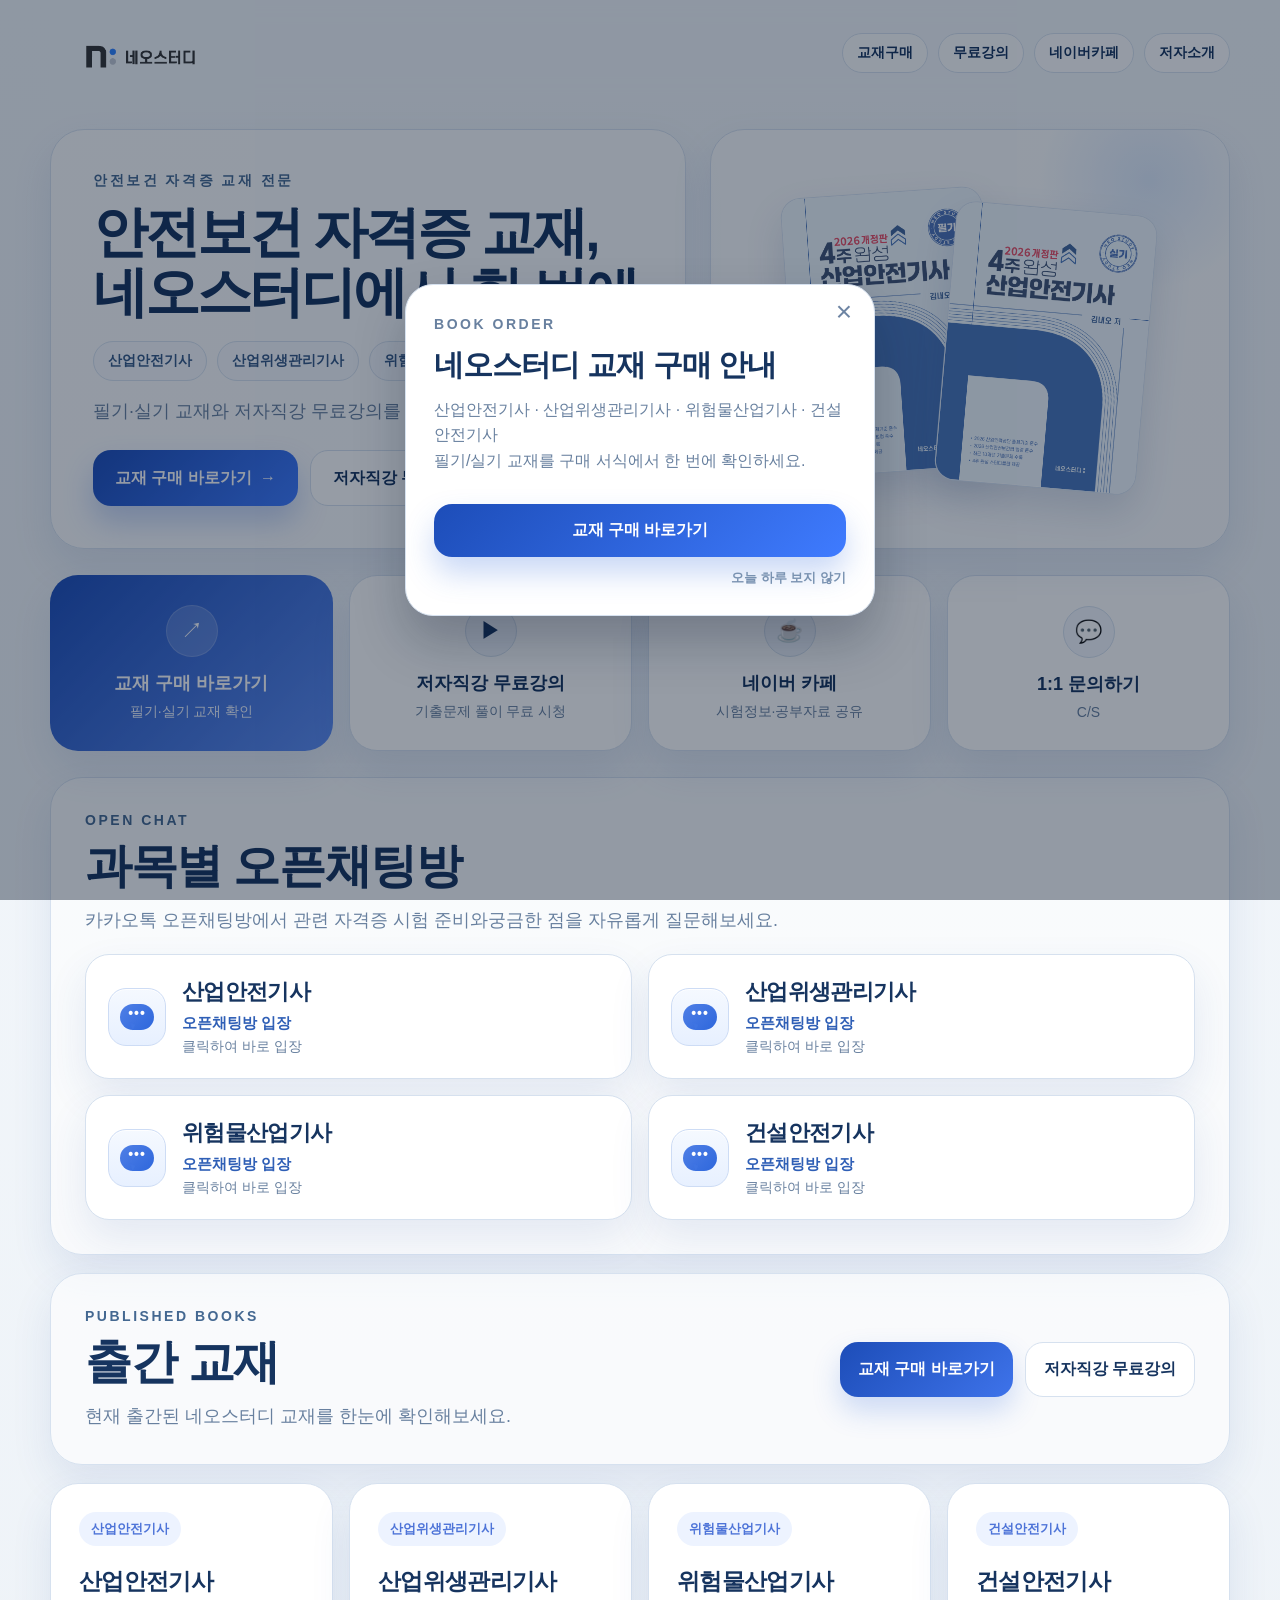
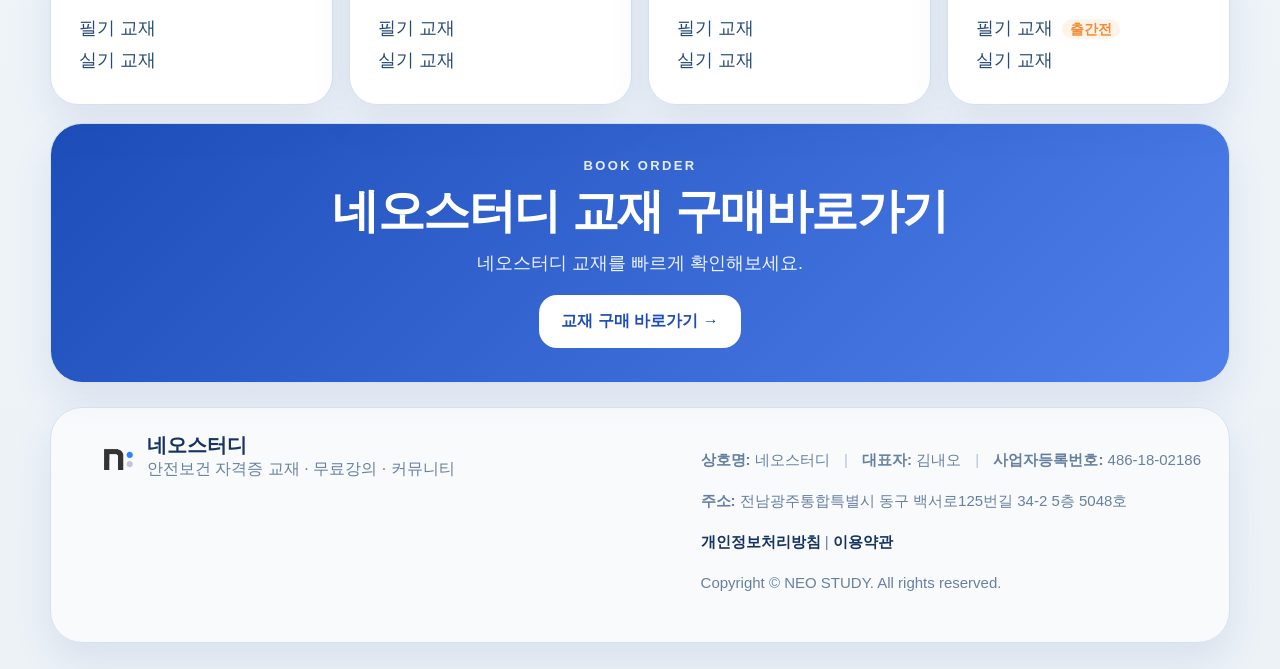
<file: index.html>
<!doctype html>
<html lang="ko">
<head>
  <meta charset="utf-8">
  <meta name="viewport" content="width=device-width, initial-scale=1">
  <meta http-equiv="Cache-Control" content="no-cache, no-store, must-revalidate">
  <meta http-equiv="Pragma" content="no-cache">
  <meta http-equiv="Expires" content="0">

  <title>네오스터디 | 안전보건 자격증 교재</title>
  <link rel="icon" type="image/png" href="./assets/logo-symbol.png?v=43">
  <link rel="stylesheet" href="./style.css?v=43">

  <style>
    /* v21 critical inline fix */
    .talks-section{
      padding:34px !important;
      margin-bottom:18px !important;
      border-radius:32px !important;
      background:rgba(255,255,255,.62) !important;
      border:1px solid #d6e1ef !important;
      box-shadow:0 18px 40px rgba(41,83,154,.10) !important;
    }
    .talk-grid{
      display:grid !important;
      grid-template-columns:repeat(2,minmax(0,1fr)) !important;
      gap:16px !important;
    }
    .talk-card{
      display:flex !important;
      align-items:center !important;
      gap:16px !important;
      padding:22px !important;
      border-radius:24px !important;
      background:#fff !important;
      border:1px solid #d6e1ef !important;
      box-shadow:0 18px 40px rgba(41,83,154,.10) !important;
    }
    .talk-icon{
      flex:0 0 58px !important;
      width:58px !important;
      height:58px !important;
      border-radius:18px !important;
      display:grid !important;
      place-items:center !important;
      background:linear-gradient(180deg,#f5f9ff 0%,#e7f0ff 100%) !important;
      border:1px solid #cddcf5 !important;
    }
    .talk-glyph{
      display:inline-grid !important;
      place-items:center !important;
      width:34px !important;
      height:26px !important;
      border-radius:14px !important;
      background:linear-gradient(135deg,#4f7fe6,#2e67dc) !important;
      color:#fff !important;
      font-size:0 !important;
      position:relative !important;
    }
    .talk-glyph::before{
      content:"•••" !important;
      font-size:14px !important;
      letter-spacing:1px !important;
    }
    .talk-glyph::after{
      content:"" !important;
      position:absolute !important;
      left:7px !important;
      bottom:-5px !important;
      border:6px solid transparent !important;
      border-top-color:#3f74e2 !important;
      border-right:0 !important;
      transform:rotate(24deg) !important;
    }
    .talk-copy h3{
      margin:0 0 7px !important;
      font-size:22px !important;
      letter-spacing:-.03em !important;
    }
    .talk-copy p{
      margin:0 0 4px !important;
      font-size:15px !important;
      font-weight:800 !important;
      color:#2f5fb6 !important;
    }
    .talk-copy .talk-hint{
      font-size:14px !important;
      color:#68809f !important;
      word-break:keep-all !important;
    }
    @media(max-width:1100px){.talk-grid{grid-template-columns:1fr !important;}}
    @media(max-width:760px){
      nav a{font-size:14px !important;padding:10px 13px !important;font-weight:850 !important;letter-spacing:-.01em !important;}
      .talk-card{padding:18px !important;}
      .talk-copy h3{font-size:19px !important;}
    }
  </style>


  <style>
    .popup-card .today{
      display:block !important;
      width:auto !important;
      margin:12px 0 0 auto !important;
      padding:0 !important;
      text-align:right !important;
    }
  </style>


  <style>
    .logo,
    .logo img,
    .footer-logo {
      background: transparent !important;
      box-shadow: none !important;
    }
    .logo {
      padding: 0 !important;
      border: 0 !important;
    }
    .popup-card .today,
    #today {
      display: block !important;
      width: max-content !important;
      margin: 12px 0 0 auto !important;
      padding: 0 !important;
      text-align: right !important;
      background: transparent !important;
      border: 0 !important;
    }
  </style>


  <style>
    header nav a[href="https://pf.kakao.com/_Xhxdxon"],
    .header nav a[href="https://pf.kakao.com/_Xhxdxon"]{
      display:none !important;
    }
  </style>

  <style id="v29-mobile-direct">
    .mobile-br{display:none;}
    @media screen and (max-width: 900px){
      body .header{
        align-items:flex-start !important;
        gap:12px !important;
        padding-top:18px !important;
      }
      body .logo-horizontal{
        display:none !important;
      }
      body .logo-stack{
        display:block !important;
        width:168px !important;
        max-width:168px !important;
        height:auto !important;
      }
      body header nav a[href="https://pf.kakao.com/_Xhxdxon"],
      body .header nav a[href="https://pf.kakao.com/_Xhxdxon"]{
        display:none !important;
        visibility:hidden !important;
        width:0 !important;
        height:0 !important;
        overflow:hidden !important;
        padding:0 !important;
        margin:0 !important;
        border:0 !important;
      }
      body nav{
        display:flex !important;
        flex-wrap:wrap !important;
        gap:10px !important;
      }
      body nav a{
        font-size:15px !important;
        font-weight:900 !important;
        padding:10px 14px !important;
        letter-spacing:-.02em !important;
      }
      body .books article{
        min-height:0 !important;
        padding:20px 22px !important;
        border-radius:22px !important;
      }
      body .books article h3{
        margin:14px 0 10px !important;
        font-size:24px !important;
        line-height:1.2 !important;
      }
      body .books article p{
        font-size:17px !important;
        line-height:1.45 !important;
      }
      body .cta{
        padding:26px 18px !important;
        margin:34px auto 28px !important;
        border-radius:24px !important;
      }
      body .cta h2{
        font-size:32px !important;
        line-height:1.15 !important;
      }
      body .mobile-br{
        display:block !important;
      }
      body .cta p:not(.cta-label){
        font-size:15px !important;
        line-height:1.5 !important;
        margin-bottom:16px !important;
      }
      body .cta-main-btn{
        min-height:50px !important;
        font-size:17px !important;
      }
    }
  </style>


  <style id="v30-mobile-footer-oneline">

/* v30 mobile footer one-line fix */
@media screen and (max-width: 900px){
  body .footer-compact{
    padding:20px 18px 26px !important;
    border-radius:24px !important;
  }
  body .footer-compact-brand{
    gap:10px !important;
    align-items:center !important;
  }
  body .footer-logo{
    width:46px !important;
    flex:0 0 46px !important;
  }
  body .footer-compact-brand b{
    font-size:17px !important;
    line-height:1.2 !important;
  }
  body .footer-compact-brand span{
    display:block !important;
    white-space:nowrap !important;
    font-size:11px !important;
    line-height:1.35 !important;
    letter-spacing:-.04em !important;
  }
  body .footer-compact-info{
    font-size:12px !important;
    line-height:1.55 !important;
    letter-spacing:-.055em !important;
  }
  body .footer-compact-info p{
    margin:0 0 7px !important;
  }
  body .footer-compact-info p:nth-child(1),
  body .footer-compact-info p:nth-child(2){
    white-space:nowrap !important;
    font-size:12px !important;
    letter-spacing:-.075em !important;
  }
  body .footer-compact-info .divider{
    margin:0 4px !important;
  }
  body .policy-links{
    font-size:14px !important;
    letter-spacing:-.04em !important;
  }
  body .copyright{
    white-space:nowrap !important;
    font-size:12px !important;
    letter-spacing:-.04em !important;
  }
}
@media screen and (max-width: 430px){
  body .footer-compact-info{
    font-size:11px !important;
  }
  body .footer-compact-info p:nth-child(1),
  body .footer-compact-info p:nth-child(2){
    font-size:11px !important;
    letter-spacing:-.09em !important;
  }
  body .footer-compact-brand span{
    font-size:10.5px !important;
  }
}

  </style>

  <style id="v36-mobile-logo-horizontal">

/* v36 mobile logo: use horizontal logo, no crop */
@media screen and (max-width: 900px){
  html body .header{
    position:relative !important;
    display:block !important;
    width:100% !important;
    max-width:none !important;
    margin:0 !important;
    padding:18px 18px 12px 18px !important;
    text-align:left !important;
  }
  html body .header .logo{
    display:block !important;
    width:136px !important;
    max-width:136px !important;
    height:auto !important;
    margin:0 0 16px 0 !important;
    padding:0 !important;
    transform:none !important;
    text-align:left !important;
    overflow:visible !important;
  }
  html body .header .logo-horizontal{
    display:block !important;
    width:136px !important;
    max-width:136px !important;
    height:auto !important;
    margin:0 !important;
    padding:0 !important;
    object-fit:contain !important;
    background:transparent !important;
  }
  html body .header .logo-stack{
    display:none !important;
  }
  html body .header nav{
    display:flex !important;
    flex-wrap:wrap !important;
    justify-content:flex-start !important;
    align-items:center !important;
    gap:10px !important;
    width:100% !important;
    margin:0 !important;
    padding:0 !important;
  }
}
@media screen and (max-width: 430px){
  html body .header .logo,
  html body .header .logo-horizontal{
    width:132px !important;
    max-width:132px !important;
  }
}

  </style>

  <style id="v39-force-mobile-text">

/* v39 FORCE mobile text line control */
@media screen and (max-width: 900px){
  body .hero-desc-mobile,
  body .books-desc-mobile{
    display:block !important;
    white-space:nowrap !important;
    font-size:13px !important;
    line-height:1.42 !important;
    letter-spacing:-0.055em !important;
    word-break:keep-all !important;
    overflow:visible !important;
  }

  body .openchat-mobile-copy{
    display:block !important;
    font-size:13px !important;
    line-height:1.45 !important;
    letter-spacing:-0.055em !important;
    word-break:keep-all !important;
  }

  body .openchat-mobile-copy .mobile-line{
    display:block !important;
    white-space:nowrap !important;
    word-break:keep-all !important;
  }

  body .mobile-only-break{
    display:block !important;
  }
}

@media screen and (max-width: 430px){
  body .hero-desc-mobile,
  body .books-desc-mobile,
  body .openchat-mobile-copy{
    font-size:12px !important;
    letter-spacing:-0.07em !important;
  }
}

  </style>



  <style id="v40-mobile-logo-button-fix">
/* v40 FORCE mobile logo + hero secondary icon */
@media screen and (max-width: 900px){
  html body .header{
    padding:18px 14px 12px 10px !important;
  }
  html body .header .logo{
    width:156px !important;
    max-width:156px !important;
    margin:0 0 14px -2px !important;
  }
  html body .header .logo-horizontal{
    width:156px !important;
    max-width:156px !important;
  }
  html body .hero-secondary{
    display:flex !important;
    align-items:center !important;
    justify-content:center !important;
    gap:10px !important;
    flex-direction:row !important;
  }
  html body .hero-secondary .play-dot{
    order:2 !important;
    margin:0 0 0 4px !important;
    display:inline-grid !important;
    place-items:center !important;
  }
}
@media screen and (max-width: 430px){
  html body .header{
    padding:16px 12px 12px 8px !important;
  }
  html body .header .logo{
    width:150px !important;
    max-width:150px !important;
    margin:0 0 12px -2px !important;
  }
  html body .header .logo-horizontal{
    width:150px !important;
    max-width:150px !important;
  }
}
  </style>



  <style id="v41-mobile-button-icon-align">
/* v41 FORCE mobile hero button icon alignment */
@media screen and (max-width: 900px){
  html body .actions.refined-actions{
    display:flex !important;
    flex-direction:column !important;
    align-items:stretch !important;
    gap:12px !important;
    width:100% !important;
  }

  html body .actions.refined-actions .btn,
  html body .actions.refined-actions .purchase-cta-main,
  html body .actions.refined-actions .hero-secondary{
    width:100% !important;
    max-width:100% !important;
    min-height:54px !important;
    box-sizing:border-box !important;
    display:grid !important;
    grid-template-columns:1fr auto !important;
    align-items:center !important;
    justify-items:start !important;
    column-gap:10px !important;
    padding:0 20px !important;
    text-align:left !important;
    line-height:1 !important;
  }

  html body .actions.refined-actions .btn > span,
  html body .actions.refined-actions .purchase-cta-main > span,
  html body .actions.refined-actions .hero-secondary > span{
    justify-self:end !important;
    margin:0 !important;
    order:initial !important;
  }

  html body .actions.refined-actions .hero-secondary .play-dot{
    justify-self:end !important;
    margin:0 !important;
    order:initial !important;
  }
}
  </style>



  <style id="v42-mobile-hero-title-fit">
/* v42 FORCE mobile hero title: fit all small phones */
@media screen and (max-width: 900px){
  html body .hero-copy h1{
    font-size:clamp(34px, 8.45vw, 46px) !important;
    line-height:1.08 !important;
    letter-spacing:-0.075em !important;
    word-break:keep-all !important;
    overflow-wrap:normal !important;
  }
  html body .hero-copy h1 .hero-title-line{
    display:block !important;
    white-space:nowrap !important;
    word-break:keep-all !important;
  }
}
@media screen and (max-width: 390px){
  html body .hero-copy h1{
    font-size:32px !important;
    line-height:1.08 !important;
    letter-spacing:-0.09em !important;
  }
}
@media screen and (max-width: 360px){
  html body .hero-copy h1{
    font-size:30px !important;
    letter-spacing:-0.105em !important;
  }
}
  </style>



  <style id="v43-desktop-hero-title-break">
/* v43 FORCE desktop + mobile hero title line break */
html body .hero-copy h1 .hero-title-line{
  display:block !important;
  white-space:nowrap !important;
  word-break:keep-all !important;
}
html body .hero-copy h1{
  word-break:keep-all !important;
  overflow-wrap:normal !important;
}
@media screen and (min-width: 901px){
  html body .hero-copy h1{
    letter-spacing:-0.055em !important;
  }
}
  </style>

</head>
<body>
<header class="header">
  <a class="logo" href="#top" aria-label="네오스터디 홈">
    <img class="logo-horizontal" src="./assets/logo-horizontal.png?v=43" alt="네오스터디">
    <img class="logo-stack" src="./assets/logo-stack.png?v=43" alt="네오스터디">
  </a>
  <nav>
    <a href="https://docs.google.com/forms/d/1O3MGlF-4QPyB_i3ow2tpYM8JLLoMQoD6j-0bdZ7Ga0U/viewform?edit_requested=true" target="_blank">교재구매</a>
    <a href="https://www.youtube.com/@%EB%84%A4%EC%98%A4%EC%8A%A4%ED%84%B0%EB%94%94" target="_blank">무료강의</a>
    <a href="https://cafe.naver.com/neostudy97" target="_blank">네이버카페</a>
    <a href="./author.html">저자소개</a>
  </nav>
</header>

<main id="top">
  <section class="hero">
    <div class="hero-copy refined">
      <p class="label">안전보건 자격증 교재 전문</p>
      <h1><span class="hero-title-line">안전보건 자격증 교재,</span><span class="hero-title-line">네오스터디에서 한 번에</span></h1>
      <div class="hero-tags">
        <span>산업안전기사</span>
        <span>산업위생관리기사</span>
        <span>위험물산업기사</span>
        <span>건설안전기사</span>
      </div>
      <p class="desc hero-desc-mobile">필기·실기 교재와 저자직강 무료강의를 쉽고 빠르게 확인하세요.</p>
      <div class="actions refined-actions">
        <a class="btn primary purchase-cta-main" href="https://docs.google.com/forms/d/1O3MGlF-4QPyB_i3ow2tpYM8JLLoMQoD6j-0bdZ7Ga0U/viewform?edit_requested=true" target="_blank">교재 구매 바로가기 <span>→</span></a>
        <a class="btn hero-secondary" href="https://www.youtube.com/@%EB%84%A4%EC%98%A4%EC%8A%A4%ED%84%B0%EB%94%94" target="_blank">저자직강 무료강의 <span class="play-dot">▶</span></a>
      </div>
    </div>
    <div class="visual visual-books">
      <div class="cover-stack" aria-label="산업안전기사 필기 실기 교재">
        <img class="cover cover-written" src="./assets/book-industrial-safety-written-front.png" alt="산업안전기사 필기 교재 표지">
        <img class="cover cover-practical" src="./assets/book-industrial-safety-practical-front.png" alt="산업안전기사 실기 교재 표지">
      </div>
    </div>
  </section>

  <section class="quick refined-quick">
    <a class="quick-card main purchase-quick" href="https://docs.google.com/forms/d/1O3MGlF-4QPyB_i3ow2tpYM8JLLoMQoD6j-0bdZ7Ga0U/viewform?edit_requested=true" target="_blank">
      <span class="mini-icon">↗</span>
      <b>교재 구매 바로가기</b>
      <span>필기·실기 교재 확인</span>
    </a>
    <a class="quick-card card-youtube" href="https://www.youtube.com/@%EB%84%A4%EC%98%A4%EC%8A%A4%ED%84%B0%EB%94%94" target="_blank">
      <span class="mini-icon">▶</span>
      <b>저자직강 무료강의</b>
      <span>기출문제 풀이 무료 시청</span>
    </a>
    <a class="quick-card card-cafe" href="https://cafe.naver.com/neostudy97" target="_blank">
      <span class="mini-icon">☕</span>
      <b>네이버 카페</b>
      <span>시험정보·공부자료 공유</span>
    </a>
    <a class="quick-card card-kakao" href="https://pf.kakao.com/_Xhxdxon" target="_blank">
      <span class="mini-icon">💬</span>
      <b>1:1 문의하기</b>
      <span>C/S</span>
    </a>
  </section>

  <section class="talks-section" id="openchat">
    <div class="section-head talk-head">
      <div class="section-head-copy">
        <p class="label">OPEN CHAT</p>
        <h2>과목별 오픈채팅방</h2>
        <p class="openchat-mobile-copy"><span class="mobile-line">카카오톡 오픈채팅방에서 관련 자격증 시험 준비와</span><span class="mobile-line">궁금한 점을 자유롭게 질문해보세요.</span></p>
      </div>
    </div>
    <div class="talk-grid">
            <a class="talk-card" href="https://open.kakao.com/o/gxEo422f" target="_blank">
        <div class="talk-icon" aria-hidden="true"><span class="talk-glyph">···</span></div>
        <div class="talk-copy">
          <h3>산업안전기사</h3>
          <p>오픈채팅방 입장</p>
          <span class="talk-hint">클릭하여 바로 입장</span>
        </div>
      </a>
      <a class="talk-card" href="https://open.kakao.com/o/gMXc622f" target="_blank">
        <div class="talk-icon" aria-hidden="true"><span class="talk-glyph">···</span></div>
        <div class="talk-copy">
          <h3>산업위생관리기사</h3>
          <p>오픈채팅방 입장</p>
          <span class="talk-hint">클릭하여 바로 입장</span>
        </div>
      </a>
      <a class="talk-card" href="https://open.kakao.com/o/gcaBc42f" target="_blank">
        <div class="talk-icon" aria-hidden="true"><span class="talk-glyph">···</span></div>
        <div class="talk-copy">
          <h3>위험물산업기사</h3>
          <p>오픈채팅방 입장</p>
          <span class="talk-hint">클릭하여 바로 입장</span>
        </div>
      </a>
      <a class="talk-card" href="https://open.kakao.com/o/gkoHd42f" target="_blank">
        <div class="talk-icon" aria-hidden="true"><span class="talk-glyph">···</span></div>
        <div class="talk-copy">
          <h3>건설안전기사</h3>
          <p>오픈채팅방 입장</p>
          <span class="talk-hint">클릭하여 바로 입장</span>
        </div>
      </a>
    </div>
  </section>

  


  <section class="section-head refined-section-head">
    <div class="section-head-copy">
      <p class="label">PUBLISHED BOOKS</p>
      <h2>출간 교재</h2>
      <p class="mobile-one-line books-desc-mobile">현재 출간된 네오스터디 교재를 한눈에 확인해보세요.</p>
    </div>
    <div class="section-head-actions">
      <a class="mini-btn solid" href="https://docs.google.com/forms/d/1O3MGlF-4QPyB_i3ow2tpYM8JLLoMQoD6j-0bdZ7Ga0U/viewform?edit_requested=true" target="_blank">교재 구매 바로가기</a>
      <a class="mini-btn ghost" href="https://www.youtube.com/@%EB%84%A4%EC%98%A4%EC%8A%A4%ED%84%B0%EB%94%94" target="_blank">저자직강 무료강의</a>
    </div>
  </section>

  <section class="books" id="books">
    <article><span>산업안전기사</span><h3>산업안전기사</h3><p>필기 교재<br>실기 교재</p></article>
    <article><span>산업위생관리기사</span><h3>산업위생관리기사</h3><p>필기 교재<br>실기 교재</p></article>
    <article><span>위험물산업기사</span><h3>위험물산업기사</h3><p>필기 교재<br>실기 교재</p></article>
    <article><span>건설안전기사</span><h3>건설안전기사</h3><p>필기 교재 <em>출간전</em><br>실기 교재</p></article>
  </section><section class="cta">
    <p class="cta-label">BOOK ORDER</p>
    <h2>네오스터디 교재 구매<br class="mobile-br">바로가기</h2>
    <p>네오스터디 교재를 빠르게 확인해보세요.</p>
    <div class="cta-actions"><a class="btn white cta-main-btn" href="https://docs.google.com/forms/d/1O3MGlF-4QPyB_i3ow2tpYM8JLLoMQoD6j-0bdZ7Ga0U/viewform?edit_requested=true" target="_blank">교재 구매 바로가기 →</a></div>
  </section>
</main>

<footer class="footer-compact">
  <div class="footer-compact-brand">
    <img class="footer-logo" src="./assets/logo-symbol.png?v=43" alt="" aria-hidden="true">
    <div>
      <b>네오스터디</b>
      <span>안전보건 자격증 교재 · 무료강의 · 커뮤니티</span>
    </div>
  </div>

  <div class="footer-compact-info">
    <p><strong>상호명:</strong> 네오스터디 <span class="divider">|</span> <strong>대표자:</strong> 김내오 <span class="divider">|</span> <strong>사업자등록번호:</strong> 486-18-02186</p>
    <p><strong>주소:</strong> 전남광주통합특별시 동구 백서로125번길 34-2 5층 5048호</p>
    <p class="policy-links">
      <a href="./privacy.html">개인정보처리방침</a>
      <span>|</span>
      <a href="./terms.html">이용약관</a>
    </p>
    <p class="copyright">Copyright © NEO STUDY. All rights reserved.</p>
  </div>
</footer>

<div class="popup" id="popup">
  <div class="popup-card">
    <button id="close">×</button>
    <p class="label">BOOK ORDER</p>
    <h2>네오스터디 교재 구매 안내</h2>
    <p>산업안전기사 · 산업위생관리기사 · 위험물산업기사 · 건설안전기사<br>필기/실기 교재를 구매 서식에서 한 번에 확인하세요.</p>
    <a class="btn primary full" href="https://docs.google.com/forms/d/1O3MGlF-4QPyB_i3ow2tpYM8JLLoMQoD6j-0bdZ7Ga0U/viewform?edit_requested=true" target="_blank">교재 구매 바로가기</a>
    <button class="today" id="today" style="display:block;width:max-content;margin:12px 0 0 auto;padding:0;text-align:right;">오늘 하루 보지 않기</button>
  </div>
</div>

<script src="./script.js?v=43"></script>

<script>
  document.addEventListener('DOMContentLoaded', function () {
    document.querySelectorAll('header nav a, .header nav a').forEach(function (a) {
      var text = (a.textContent || '').replace(/\s/g, '');
      if (text === '1:1문의' || a.getAttribute('href') === 'https://pf.kakao.com/_Xhxdxon') {
        a.remove();
      }
    });
  });
</script>

<script id="v29-remove-contact-nav">
document.addEventListener('DOMContentLoaded', function(){
  document.querySelectorAll('header nav a, .header nav a, nav a').forEach(function(a){
    var txt = (a.textContent || '').replace(/\s/g,'');
    var href = a.getAttribute('href') || '';
    if (txt === '1:1문의' || href === 'https://pf.kakao.com/_Xhxdxon') {
      a.parentNode && a.parentNode.removeChild(a);
    }
  });
});
</script>


<script id="v30-footer-inline-js">
document.addEventListener('DOMContentLoaded', function(){
  var isMobile = window.matchMedia && window.matchMedia('(max-width: 900px)').matches;
  if(!isMobile) return;
  document.querySelectorAll('.footer-compact-info p').forEach(function(p, idx){
    if(idx === 0 || idx === 1){
      p.style.whiteSpace = 'nowrap';
      p.style.fontSize = window.innerWidth <= 430 ? '11px' : '12px';
      p.style.letterSpacing = window.innerWidth <= 430 ? '-0.09em' : '-0.075em';
    }
  });
  var brandSpan = document.querySelector('.footer-compact-brand span');
  if(brandSpan){
    brandSpan.style.whiteSpace = 'nowrap';
    brandSpan.style.fontSize = window.innerWidth <= 430 ? '10.5px' : '11px';
    brandSpan.style.letterSpacing = '-0.04em';
  }
});
</script>

<script id="v36-mobile-logo-horizontal-js">
document.addEventListener('DOMContentLoaded', function(){
  if(!window.matchMedia || !window.matchMedia('(max-width: 900px)').matches) return;
  var logo = document.querySelector('.header .logo');
  var horizontal = document.querySelector('.header .logo-horizontal');
  var stack = document.querySelector('.header .logo-stack');
  var size = window.innerWidth <= 430 ? '132px' : '136px';
  if(logo){
    logo.style.display = 'block';
    logo.style.width = size;
    logo.style.maxWidth = size;
    logo.style.height = 'auto';
    logo.style.margin = '0 0 16px 0';
    logo.style.padding = '0';
    logo.style.transform = 'none';
    logo.style.overflow = 'visible';
  }
  if(horizontal){
    horizontal.setAttribute('src','./assets/logo-horizontal.png?v=43');
    horizontal.style.display = 'block';
    horizontal.style.width = size;
    horizontal.style.maxWidth = size;
    horizontal.style.height = 'auto';
    horizontal.style.objectFit = 'contain';
    horizontal.style.background = 'transparent';
  }
  if(stack){ stack.style.display = 'none'; }
});
</script>

<script id="v39-force-mobile-text-js">
document.addEventListener('DOMContentLoaded', function(){
  if(!window.matchMedia || !window.matchMedia('(max-width: 900px)').matches) return;

  var heroDesc = document.querySelector('.hero-copy .desc');
  if(heroDesc){
    heroDesc.classList.add('hero-desc-mobile');
    heroDesc.textContent = '필기·실기 교재와 저자직강 무료강의를 쉽고 빠르게 확인하세요.';
    heroDesc.style.whiteSpace = 'nowrap';
    heroDesc.style.fontSize = window.innerWidth <= 430 ? '12px' : '13px';
    heroDesc.style.letterSpacing = window.innerWidth <= 430 ? '-0.07em' : '-0.055em';
    heroDesc.style.lineHeight = '1.42';
    heroDesc.style.wordBreak = 'keep-all';
  }

  var openChat = document.querySelector('.talk-head .section-head-copy p:not(.label), .talk-head p:not(.label)');
  if(openChat){
    openChat.classList.add('openchat-mobile-copy');
    openChat.innerHTML = '<span class="mobile-line">카카오톡 오픈채팅방에서 관련 자격증 시험 준비와</span><span class="mobile-line">궁금한 점을 자유롭게 질문해보세요.</span>';
    openChat.style.fontSize = window.innerWidth <= 430 ? '12px' : '13px';
    openChat.style.letterSpacing = window.innerWidth <= 430 ? '-0.07em' : '-0.055em';
    openChat.style.lineHeight = '1.45';
  }

  var headings = Array.from(document.querySelectorAll('.refined-section-head .section-head-copy h2'));
  headings.forEach(function(h2){
    if((h2.textContent || '').trim() === '출간 교재'){
      var p = h2.parentElement ? h2.parentElement.querySelector('p:not(.label)') : null;
      if(p){
        p.classList.add('books-desc-mobile');
        p.textContent = '현재 출간된 네오스터디 교재를 한눈에 확인해보세요.';
        p.style.whiteSpace = 'nowrap';
        p.style.fontSize = window.innerWidth <= 430 ? '12px' : '13px';
        p.style.letterSpacing = window.innerWidth <= 430 ? '-0.07em' : '-0.055em';
        p.style.lineHeight = '1.42';
        p.style.wordBreak = 'keep-all';
      }
    }
  });
});
</script>



<script id="v40-mobile-logo-button-fix-js">
document.addEventListener('DOMContentLoaded', function(){
  if(!window.matchMedia || !window.matchMedia('(max-width: 900px)').matches) return;

  var logo = document.querySelector('.header .logo');
  var horizontal = document.querySelector('.header .logo-horizontal');
  var stack = document.querySelector('.header .logo-stack');
  var mobileW = window.innerWidth <= 430 ? '150px' : '156px';
  if(logo){
    logo.style.display = 'block';
    logo.style.width = mobileW;
    logo.style.maxWidth = mobileW;
    logo.style.height = 'auto';
    logo.style.margin = '0 0 12px -2px';
    logo.style.padding = '0';
    logo.style.transform = 'none';
    logo.style.overflow = 'visible';
  }
  if(horizontal){
    horizontal.setAttribute('src','./assets/logo-horizontal.png?v=43');
    horizontal.style.display = 'block';
    horizontal.style.width = mobileW;
    horizontal.style.maxWidth = mobileW;
    horizontal.style.height = 'auto';
    horizontal.style.objectFit = 'contain';
    horizontal.style.background = 'transparent';
  }
  if(stack){ stack.style.display = 'none'; }

  var header = document.querySelector('.header');
  if(header){
    header.style.paddingTop = '16px';
    header.style.paddingRight = window.innerWidth <= 430 ? '12px' : '14px';
    header.style.paddingBottom = '12px';
    header.style.paddingLeft = window.innerWidth <= 430 ? '8px' : '10px';
    header.style.alignItems = 'flex-start';
    header.style.textAlign = 'left';
  }

  var btn = document.querySelector('.hero-secondary');
  if(btn){
    var icon = btn.querySelector('.play-dot');
    if(icon){
      btn.appendChild(icon);
      icon.style.marginLeft = '4px';
      icon.style.marginRight = '0';
    }
    btn.style.display = 'flex';
    btn.style.alignItems = 'center';
    btn.style.justifyContent = 'center';
    btn.style.gap = '10px';
    var textNodes = Array.from(btn.childNodes).filter(function(n){
      return n.nodeType === 3 && n.textContent.trim();
    });
    textNodes.forEach(function(n){ n.textContent = '저자직강 무료강의 '; });
  }
});
</script>



<script id="v41-mobile-button-icon-align-js">
document.addEventListener('DOMContentLoaded', function(){
  if(!window.matchMedia || !window.matchMedia('(max-width: 900px)').matches) return;

  var actions = document.querySelector('.actions.refined-actions');
  if(actions){
    actions.style.display = 'flex';
    actions.style.flexDirection = 'column';
    actions.style.alignItems = 'stretch';
    actions.style.gap = '12px';
    actions.style.width = '100%';
  }

  document.querySelectorAll('.actions.refined-actions .btn').forEach(function(btn){
    btn.style.width = '100%';
    btn.style.maxWidth = '100%';
    btn.style.minHeight = '54px';
    btn.style.boxSizing = 'border-box';
    btn.style.display = 'grid';
    btn.style.gridTemplateColumns = '1fr auto';
    btn.style.alignItems = 'center';
    btn.style.justifyItems = 'start';
    btn.style.columnGap = '10px';
    btn.style.paddingLeft = '20px';
    btn.style.paddingRight = '20px';
    btn.style.textAlign = 'left';
    btn.style.lineHeight = '1';
  });

  var purchase = document.querySelector('.purchase-cta-main');
  var purchaseIcon = purchase ? purchase.querySelector('span') : null;
  if(purchaseIcon){
    purchaseIcon.style.justifySelf = 'end';
    purchaseIcon.style.margin = '0';
  }

  var secondary = document.querySelector('.hero-secondary');
  var play = secondary ? secondary.querySelector('.play-dot') : null;
  if(secondary && play){
    secondary.appendChild(play);
    play.style.justifySelf = 'end';
    play.style.margin = '0';
    play.style.order = 'initial';
  }
});
</script>



<script id="v42-mobile-hero-title-fit-js">
document.addEventListener('DOMContentLoaded', function(){
  if(!window.matchMedia || !window.matchMedia('(max-width: 900px)').matches) return;

  var h1 = document.querySelector('.hero-copy h1');
  if(h1){
    h1.innerHTML = '<span class="hero-title-line">안전보건 자격증 교재,</span><span class="hero-title-line">네오스터디에서 한 번에</span>';
    h1.style.fontSize = window.innerWidth <= 360 ? '30px' : (window.innerWidth <= 390 ? '32px' : 'clamp(34px, 8.45vw, 46px)');
    h1.style.lineHeight = '1.08';
    h1.style.letterSpacing = window.innerWidth <= 360 ? '-0.105em' : (window.innerWidth <= 390 ? '-0.09em' : '-0.075em');
    h1.style.wordBreak = 'keep-all';
    h1.style.overflowWrap = 'normal';
  }
});
</script>



<script id="v43-desktop-hero-title-break-js">
document.addEventListener('DOMContentLoaded', function(){
  var h1 = document.querySelector('.hero-copy h1');
  if(h1){
    h1.innerHTML = '<span class="hero-title-line">안전보건 자격증 교재,</span><span class="hero-title-line">네오스터디에서 한 번에</span>';
    h1.style.wordBreak = 'keep-all';
    h1.style.overflowWrap = 'normal';
  }
  document.querySelectorAll('.hero-title-line').forEach(function(line){
    line.style.display = 'block';
    line.style.whiteSpace = 'nowrap';
    line.style.wordBreak = 'keep-all';
  });
});
</script>

</body>
</html>
</file>
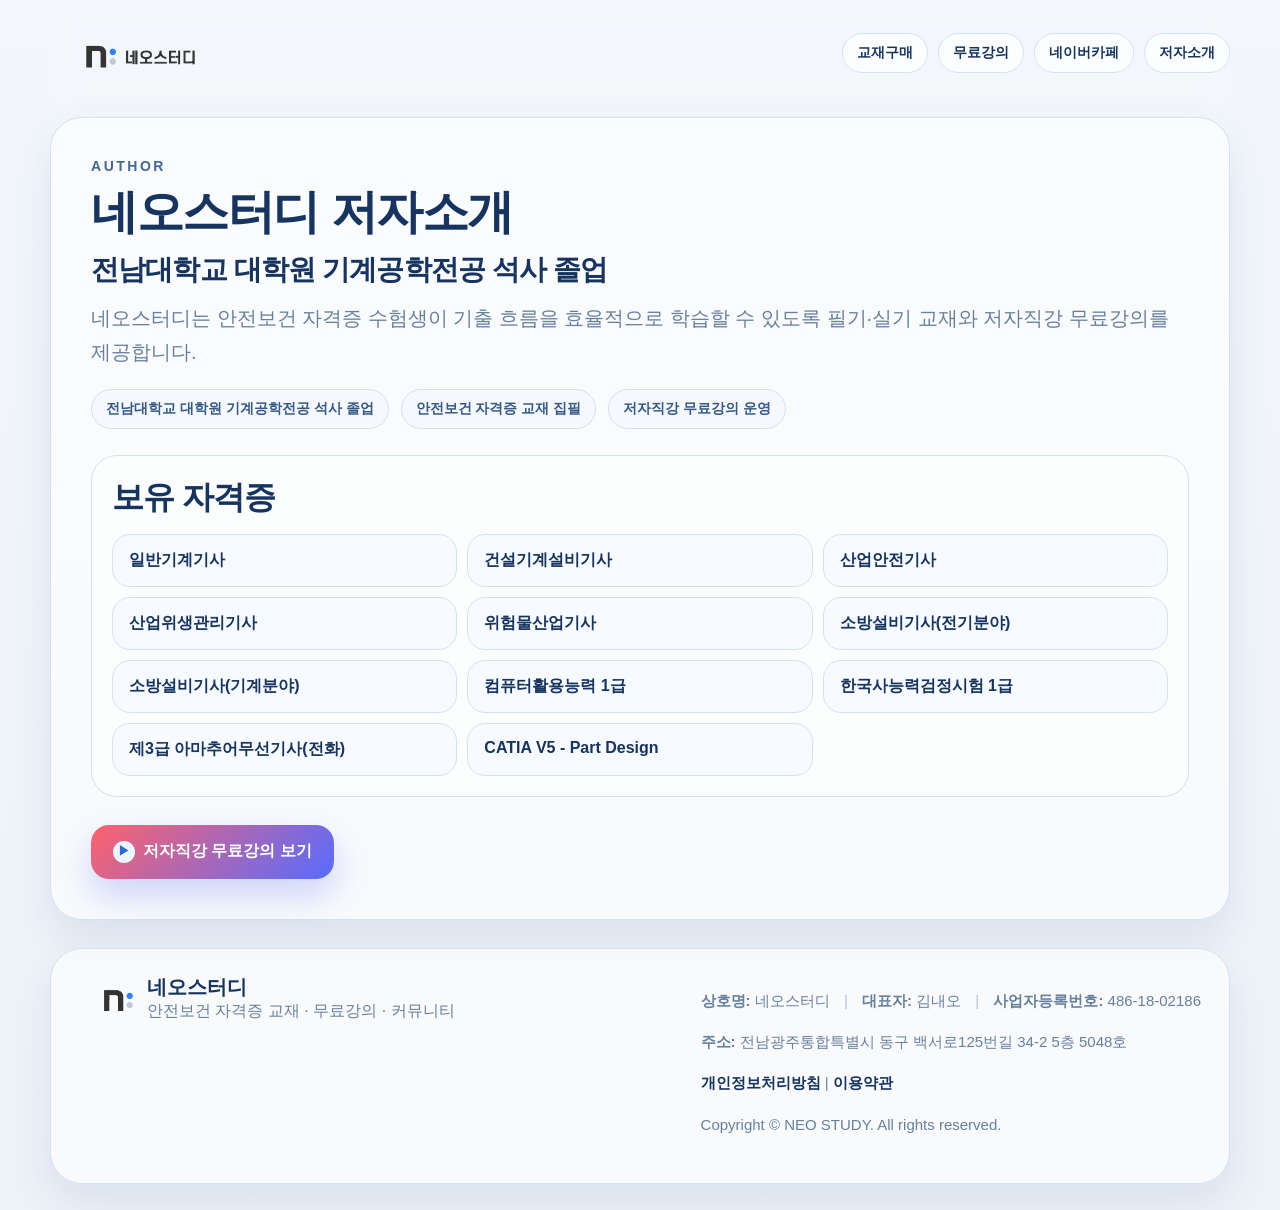
<file: author.html>
<!doctype html>
<html lang="ko">
<head>
  <meta charset="utf-8">
  <meta name="viewport" content="width=device-width, initial-scale=1">
  <meta http-equiv="Cache-Control" content="no-cache, no-store, must-revalidate">
  <meta http-equiv="Pragma" content="no-cache">
  <meta http-equiv="Expires" content="0">

  <title>저자소개 | 네오스터디</title>
  <link rel="icon" type="image/png" href="./assets/logo-symbol.png?v=43">
  <link rel="stylesheet" href="./style.css?v=43">

  <style>
    header nav a[href="https://pf.kakao.com/_Xhxdxon"],
    .header nav a[href="https://pf.kakao.com/_Xhxdxon"]{
      display:none !important;
    }
  </style>

  <style id="v29-mobile-direct">
    .mobile-br{display:none;}
    @media screen and (max-width: 900px){
      body .header{
        align-items:flex-start !important;
        gap:12px !important;
        padding-top:18px !important;
      }
      body .logo-horizontal{
        display:none !important;
      }
      body .logo-stack{
        display:block !important;
        width:168px !important;
        max-width:168px !important;
        height:auto !important;
      }
      body header nav a[href="https://pf.kakao.com/_Xhxdxon"],
      body .header nav a[href="https://pf.kakao.com/_Xhxdxon"]{
        display:none !important;
        visibility:hidden !important;
        width:0 !important;
        height:0 !important;
        overflow:hidden !important;
        padding:0 !important;
        margin:0 !important;
        border:0 !important;
      }
      body nav{
        display:flex !important;
        flex-wrap:wrap !important;
        gap:10px !important;
      }
      body nav a{
        font-size:15px !important;
        font-weight:900 !important;
        padding:10px 14px !important;
        letter-spacing:-.02em !important;
      }
      body .books article{
        min-height:0 !important;
        padding:20px 22px !important;
        border-radius:22px !important;
      }
      body .books article h3{
        margin:14px 0 10px !important;
        font-size:24px !important;
        line-height:1.2 !important;
      }
      body .books article p{
        font-size:17px !important;
        line-height:1.45 !important;
      }
      body .cta{
        padding:26px 18px !important;
        margin:34px auto 28px !important;
        border-radius:24px !important;
      }
      body .cta h2{
        font-size:32px !important;
        line-height:1.15 !important;
      }
      body .mobile-br{
        display:block !important;
      }
      body .cta p:not(.cta-label){
        font-size:15px !important;
        line-height:1.5 !important;
        margin-bottom:16px !important;
      }
      body .cta-main-btn{
        min-height:50px !important;
        font-size:17px !important;
      }
    }
  </style>


  <style id="v30-mobile-footer-oneline">

/* v30 mobile footer one-line fix */
@media screen and (max-width: 900px){
  body .footer-compact{
    padding:20px 18px 26px !important;
    border-radius:24px !important;
  }
  body .footer-compact-brand{
    gap:10px !important;
    align-items:center !important;
  }
  body .footer-logo{
    width:46px !important;
    flex:0 0 46px !important;
  }
  body .footer-compact-brand b{
    font-size:17px !important;
    line-height:1.2 !important;
  }
  body .footer-compact-brand span{
    display:block !important;
    white-space:nowrap !important;
    font-size:11px !important;
    line-height:1.35 !important;
    letter-spacing:-.04em !important;
  }
  body .footer-compact-info{
    font-size:12px !important;
    line-height:1.55 !important;
    letter-spacing:-.055em !important;
  }
  body .footer-compact-info p{
    margin:0 0 7px !important;
  }
  body .footer-compact-info p:nth-child(1),
  body .footer-compact-info p:nth-child(2){
    white-space:nowrap !important;
    font-size:12px !important;
    letter-spacing:-.075em !important;
  }
  body .footer-compact-info .divider{
    margin:0 4px !important;
  }
  body .policy-links{
    font-size:14px !important;
    letter-spacing:-.04em !important;
  }
  body .copyright{
    white-space:nowrap !important;
    font-size:12px !important;
    letter-spacing:-.04em !important;
  }
}
@media screen and (max-width: 430px){
  body .footer-compact-info{
    font-size:11px !important;
  }
  body .footer-compact-info p:nth-child(1),
  body .footer-compact-info p:nth-child(2){
    font-size:11px !important;
    letter-spacing:-.09em !important;
  }
  body .footer-compact-brand span{
    font-size:10.5px !important;
  }
}

  </style>

  <style id="v36-mobile-logo-horizontal">

/* v36 mobile logo: use horizontal logo, no crop */
@media screen and (max-width: 900px){
  html body .header{
    position:relative !important;
    display:block !important;
    width:100% !important;
    max-width:none !important;
    margin:0 !important;
    padding:18px 18px 12px 18px !important;
    text-align:left !important;
  }
  html body .header .logo{
    display:block !important;
    width:136px !important;
    max-width:136px !important;
    height:auto !important;
    margin:0 0 16px 0 !important;
    padding:0 !important;
    transform:none !important;
    text-align:left !important;
    overflow:visible !important;
  }
  html body .header .logo-horizontal{
    display:block !important;
    width:136px !important;
    max-width:136px !important;
    height:auto !important;
    margin:0 !important;
    padding:0 !important;
    object-fit:contain !important;
    background:transparent !important;
  }
  html body .header .logo-stack{
    display:none !important;
  }
  html body .header nav{
    display:flex !important;
    flex-wrap:wrap !important;
    justify-content:flex-start !important;
    align-items:center !important;
    gap:10px !important;
    width:100% !important;
    margin:0 !important;
    padding:0 !important;
  }
}
@media screen and (max-width: 430px){
  html body .header .logo,
  html body .header .logo-horizontal{
    width:132px !important;
    max-width:132px !important;
  }
}

  </style>

  <style id="v39-force-mobile-text">

/* v39 FORCE mobile text line control */
@media screen and (max-width: 900px){
  body .hero-desc-mobile,
  body .books-desc-mobile{
    display:block !important;
    white-space:nowrap !important;
    font-size:13px !important;
    line-height:1.42 !important;
    letter-spacing:-0.055em !important;
    word-break:keep-all !important;
    overflow:visible !important;
  }

  body .openchat-mobile-copy{
    display:block !important;
    font-size:13px !important;
    line-height:1.45 !important;
    letter-spacing:-0.055em !important;
    word-break:keep-all !important;
  }

  body .openchat-mobile-copy .mobile-line{
    display:block !important;
    white-space:nowrap !important;
    word-break:keep-all !important;
  }

  body .mobile-only-break{
    display:block !important;
  }
}

@media screen and (max-width: 430px){
  body .hero-desc-mobile,
  body .books-desc-mobile,
  body .openchat-mobile-copy{
    font-size:12px !important;
    letter-spacing:-0.07em !important;
  }
}

  </style>



  <style id="v40-mobile-logo-button-fix">
/* v40 FORCE mobile logo + hero secondary icon */
@media screen and (max-width: 900px){
  html body .header{
    padding:18px 14px 12px 10px !important;
  }
  html body .header .logo{
    width:156px !important;
    max-width:156px !important;
    margin:0 0 14px -2px !important;
  }
  html body .header .logo-horizontal{
    width:156px !important;
    max-width:156px !important;
  }
  html body .hero-secondary{
    display:flex !important;
    align-items:center !important;
    justify-content:center !important;
    gap:10px !important;
    flex-direction:row !important;
  }
  html body .hero-secondary .play-dot{
    order:2 !important;
    margin:0 0 0 4px !important;
    display:inline-grid !important;
    place-items:center !important;
  }
}
@media screen and (max-width: 430px){
  html body .header{
    padding:16px 12px 12px 8px !important;
  }
  html body .header .logo{
    width:150px !important;
    max-width:150px !important;
    margin:0 0 12px -2px !important;
  }
  html body .header .logo-horizontal{
    width:150px !important;
    max-width:150px !important;
  }
}
  </style>



  <style id="v41-mobile-button-icon-align">
/* v41 FORCE mobile hero button icon alignment */
@media screen and (max-width: 900px){
  html body .actions.refined-actions{
    display:flex !important;
    flex-direction:column !important;
    align-items:stretch !important;
    gap:12px !important;
    width:100% !important;
  }

  html body .actions.refined-actions .btn,
  html body .actions.refined-actions .purchase-cta-main,
  html body .actions.refined-actions .hero-secondary{
    width:100% !important;
    max-width:100% !important;
    min-height:54px !important;
    box-sizing:border-box !important;
    display:grid !important;
    grid-template-columns:1fr auto !important;
    align-items:center !important;
    justify-items:start !important;
    column-gap:10px !important;
    padding:0 20px !important;
    text-align:left !important;
    line-height:1 !important;
  }

  html body .actions.refined-actions .btn > span,
  html body .actions.refined-actions .purchase-cta-main > span,
  html body .actions.refined-actions .hero-secondary > span{
    justify-self:end !important;
    margin:0 !important;
    order:initial !important;
  }

  html body .actions.refined-actions .hero-secondary .play-dot{
    justify-self:end !important;
    margin:0 !important;
    order:initial !important;
  }
}
  </style>



  <style id="v42-mobile-hero-title-fit">
/* v42 FORCE mobile hero title: fit all small phones */
@media screen and (max-width: 900px){
  html body .hero-copy h1{
    font-size:clamp(34px, 8.45vw, 46px) !important;
    line-height:1.08 !important;
    letter-spacing:-0.075em !important;
    word-break:keep-all !important;
    overflow-wrap:normal !important;
  }
  html body .hero-copy h1 .hero-title-line{
    display:block !important;
    white-space:nowrap !important;
    word-break:keep-all !important;
  }
}
@media screen and (max-width: 390px){
  html body .hero-copy h1{
    font-size:32px !important;
    line-height:1.08 !important;
    letter-spacing:-0.09em !important;
  }
}
@media screen and (max-width: 360px){
  html body .hero-copy h1{
    font-size:30px !important;
    letter-spacing:-0.105em !important;
  }
}
  </style>



  <style id="v43-desktop-hero-title-break">
/* v43 FORCE desktop + mobile hero title line break */
html body .hero-copy h1 .hero-title-line{
  display:block !important;
  white-space:nowrap !important;
  word-break:keep-all !important;
}
html body .hero-copy h1{
  word-break:keep-all !important;
  overflow-wrap:normal !important;
}
@media screen and (min-width: 901px){
  html body .hero-copy h1{
    letter-spacing:-0.055em !important;
  }
}
  </style>

</head>
<body>
<header class="header">
  <a class="logo" href="./index.html" aria-label="네오스터디 홈">
    <img class="logo-horizontal" src="./assets/logo-horizontal.png?v=43" alt="네오스터디">
    <img class="logo-stack" src="./assets/logo-stack.png?v=43" alt="네오스터디">
  </a>
  <nav>
    <a href="https://docs.google.com/forms/d/1O3MGlF-4QPyB_i3ow2tpYM8JLLoMQoD6j-0bdZ7Ga0U/viewform?edit_requested=true" target="_blank">교재구매</a>
    <a href="https://www.youtube.com/@%EB%84%A4%EC%98%A4%EC%8A%A4%ED%84%B0%EB%94%94" target="_blank">무료강의</a>
    <a href="https://cafe.naver.com/neostudy97" target="_blank">네이버카페</a>
    <a href="./author.html">저자소개</a>
  </nav>
</header>

<main class="author-page">
  <section class="author" id="author">
    <div class="author-card">
      <p class="label">AUTHOR</p>
      <h2>네오스터디 저자소개</h2>
      <p class="author-main">전남대학교 대학원 기계공학전공 석사 졸업</p>
      <p class="author-desc">
        네오스터디는 안전보건 자격증 수험생이 기출 흐름을 효율적으로 학습할 수 있도록 필기·실기 교재와 저자직강 무료강의를 제공합니다.
      </p>
      
      <div class="author-points">
        <span>전남대학교 대학원 기계공학전공 석사 졸업</span>
        <span>안전보건 자격증 교재 집필</span>
        <span>저자직강 무료강의 운영</span>
      </div>

      <div class="cert-section">
        <h3>보유 자격증</h3>
        <div class="cert-grid">
          <div class="cert-item">일반기계기사</div>
          <div class="cert-item">건설기계설비기사</div>
          <div class="cert-item">산업안전기사</div>
          <div class="cert-item">산업위생관리기사</div>
          <div class="cert-item">위험물산업기사</div>
          <div class="cert-item">소방설비기사(전기분야)</div>
          <div class="cert-item">소방설비기사(기계분야)</div>
          <div class="cert-item">컴퓨터활용능력 1급</div>
          <div class="cert-item">한국사능력검정시험 1급</div>
          <div class="cert-item">제3급 아마추어무선기사(전화)</div>
          <div class="cert-item">CATIA V5 - Part Design</div>
        </div>
      </div>

      <a class="btn author-cta refined" href="https://www.youtube.com/@%EB%84%A4%EC%98%A4%EC%8A%A4%ED%84%B0%EB%94%94" target="_blank"><span class="play-mark">▶</span> 저자직강 무료강의 보기</a>

    </div>
  </section>
</main>

<footer class="footer-compact">
  <div class="footer-compact-brand">
    <img class="footer-logo" src="./assets/logo-symbol.png?v=43" alt="" aria-hidden="true">
    <div>
      <b>네오스터디</b>
      <span>안전보건 자격증 교재 · 무료강의 · 커뮤니티</span>
    </div>
  </div>

  <div class="footer-compact-info">
    <p><strong>상호명:</strong> 네오스터디 <span class="divider">|</span> <strong>대표자:</strong> 김내오 <span class="divider">|</span> <strong>사업자등록번호:</strong> 486-18-02186</p>
    <p><strong>주소:</strong> 전남광주통합특별시 동구 백서로125번길 34-2 5층 5048호</p>
    <p class="policy-links">
      <a href="./privacy.html">개인정보처리방침</a>
      <span>|</span>
      <a href="./terms.html">이용약관</a>
    </p>
    <p class="copyright">Copyright © NEO STUDY. All rights reserved.</p>
  </div>
</footer>

<script>
  document.addEventListener('DOMContentLoaded', function () {
    document.querySelectorAll('header nav a, .header nav a').forEach(function (a) {
      var text = (a.textContent || '').replace(/\s/g, '');
      if (text === '1:1문의' || a.getAttribute('href') === 'https://pf.kakao.com/_Xhxdxon') {
        a.remove();
      }
    });
  });
</script>

<script id="v29-remove-contact-nav">
document.addEventListener('DOMContentLoaded', function(){
  document.querySelectorAll('header nav a, .header nav a, nav a').forEach(function(a){
    var txt = (a.textContent || '').replace(/\s/g,'');
    var href = a.getAttribute('href') || '';
    if (txt === '1:1문의' || href === 'https://pf.kakao.com/_Xhxdxon') {
      a.parentNode && a.parentNode.removeChild(a);
    }
  });
});
</script>


<script id="v30-footer-inline-js">
document.addEventListener('DOMContentLoaded', function(){
  var isMobile = window.matchMedia && window.matchMedia('(max-width: 900px)').matches;
  if(!isMobile) return;
  document.querySelectorAll('.footer-compact-info p').forEach(function(p, idx){
    if(idx === 0 || idx === 1){
      p.style.whiteSpace = 'nowrap';
      p.style.fontSize = window.innerWidth <= 430 ? '11px' : '12px';
      p.style.letterSpacing = window.innerWidth <= 430 ? '-0.09em' : '-0.075em';
    }
  });
  var brandSpan = document.querySelector('.footer-compact-brand span');
  if(brandSpan){
    brandSpan.style.whiteSpace = 'nowrap';
    brandSpan.style.fontSize = window.innerWidth <= 430 ? '10.5px' : '11px';
    brandSpan.style.letterSpacing = '-0.04em';
  }
});
</script>

<script id="v36-mobile-logo-horizontal-js">
document.addEventListener('DOMContentLoaded', function(){
  if(!window.matchMedia || !window.matchMedia('(max-width: 900px)').matches) return;
  var logo = document.querySelector('.header .logo');
  var horizontal = document.querySelector('.header .logo-horizontal');
  var stack = document.querySelector('.header .logo-stack');
  var size = window.innerWidth <= 430 ? '132px' : '136px';
  if(logo){
    logo.style.display = 'block';
    logo.style.width = size;
    logo.style.maxWidth = size;
    logo.style.height = 'auto';
    logo.style.margin = '0 0 16px 0';
    logo.style.padding = '0';
    logo.style.transform = 'none';
    logo.style.overflow = 'visible';
  }
  if(horizontal){
    horizontal.setAttribute('src','./assets/logo-horizontal.png?v=43');
    horizontal.style.display = 'block';
    horizontal.style.width = size;
    horizontal.style.maxWidth = size;
    horizontal.style.height = 'auto';
    horizontal.style.objectFit = 'contain';
    horizontal.style.background = 'transparent';
  }
  if(stack){ stack.style.display = 'none'; }
});
</script>

<script id="v39-force-mobile-text-js">
document.addEventListener('DOMContentLoaded', function(){
  if(!window.matchMedia || !window.matchMedia('(max-width: 900px)').matches) return;

  var heroDesc = document.querySelector('.hero-copy .desc');
  if(heroDesc){
    heroDesc.classList.add('hero-desc-mobile');
    heroDesc.textContent = '필기·실기 교재와 저자직강 무료강의를 쉽고 빠르게 확인하세요.';
    heroDesc.style.whiteSpace = 'nowrap';
    heroDesc.style.fontSize = window.innerWidth <= 430 ? '12px' : '13px';
    heroDesc.style.letterSpacing = window.innerWidth <= 430 ? '-0.07em' : '-0.055em';
    heroDesc.style.lineHeight = '1.42';
    heroDesc.style.wordBreak = 'keep-all';
  }

  var openChat = document.querySelector('.talk-head .section-head-copy p:not(.label), .talk-head p:not(.label)');
  if(openChat){
    openChat.classList.add('openchat-mobile-copy');
    openChat.innerHTML = '<span class="mobile-line">카카오톡 오픈채팅방에서 관련 자격증 시험 준비와</span><span class="mobile-line">궁금한 점을 자유롭게 질문해보세요.</span>';
    openChat.style.fontSize = window.innerWidth <= 430 ? '12px' : '13px';
    openChat.style.letterSpacing = window.innerWidth <= 430 ? '-0.07em' : '-0.055em';
    openChat.style.lineHeight = '1.45';
  }

  var headings = Array.from(document.querySelectorAll('.refined-section-head .section-head-copy h2'));
  headings.forEach(function(h2){
    if((h2.textContent || '').trim() === '출간 교재'){
      var p = h2.parentElement ? h2.parentElement.querySelector('p:not(.label)') : null;
      if(p){
        p.classList.add('books-desc-mobile');
        p.textContent = '현재 출간된 네오스터디 교재를 한눈에 확인해보세요.';
        p.style.whiteSpace = 'nowrap';
        p.style.fontSize = window.innerWidth <= 430 ? '12px' : '13px';
        p.style.letterSpacing = window.innerWidth <= 430 ? '-0.07em' : '-0.055em';
        p.style.lineHeight = '1.42';
        p.style.wordBreak = 'keep-all';
      }
    }
  });
});
</script>



<script id="v40-mobile-logo-button-fix-js">
document.addEventListener('DOMContentLoaded', function(){
  if(!window.matchMedia || !window.matchMedia('(max-width: 900px)').matches) return;

  var logo = document.querySelector('.header .logo');
  var horizontal = document.querySelector('.header .logo-horizontal');
  var stack = document.querySelector('.header .logo-stack');
  var mobileW = window.innerWidth <= 430 ? '150px' : '156px';
  if(logo){
    logo.style.display = 'block';
    logo.style.width = mobileW;
    logo.style.maxWidth = mobileW;
    logo.style.height = 'auto';
    logo.style.margin = '0 0 12px -2px';
    logo.style.padding = '0';
    logo.style.transform = 'none';
    logo.style.overflow = 'visible';
  }
  if(horizontal){
    horizontal.setAttribute('src','./assets/logo-horizontal.png?v=43');
    horizontal.style.display = 'block';
    horizontal.style.width = mobileW;
    horizontal.style.maxWidth = mobileW;
    horizontal.style.height = 'auto';
    horizontal.style.objectFit = 'contain';
    horizontal.style.background = 'transparent';
  }
  if(stack){ stack.style.display = 'none'; }

  var header = document.querySelector('.header');
  if(header){
    header.style.paddingTop = '16px';
    header.style.paddingRight = window.innerWidth <= 430 ? '12px' : '14px';
    header.style.paddingBottom = '12px';
    header.style.paddingLeft = window.innerWidth <= 430 ? '8px' : '10px';
    header.style.alignItems = 'flex-start';
    header.style.textAlign = 'left';
  }

  var btn = document.querySelector('.hero-secondary');
  if(btn){
    var icon = btn.querySelector('.play-dot');
    if(icon){
      btn.appendChild(icon);
      icon.style.marginLeft = '4px';
      icon.style.marginRight = '0';
    }
    btn.style.display = 'flex';
    btn.style.alignItems = 'center';
    btn.style.justifyContent = 'center';
    btn.style.gap = '10px';
    var textNodes = Array.from(btn.childNodes).filter(function(n){
      return n.nodeType === 3 && n.textContent.trim();
    });
    textNodes.forEach(function(n){ n.textContent = '저자직강 무료강의 '; });
  }
});
</script>



<script id="v41-mobile-button-icon-align-js">
document.addEventListener('DOMContentLoaded', function(){
  if(!window.matchMedia || !window.matchMedia('(max-width: 900px)').matches) return;

  var actions = document.querySelector('.actions.refined-actions');
  if(actions){
    actions.style.display = 'flex';
    actions.style.flexDirection = 'column';
    actions.style.alignItems = 'stretch';
    actions.style.gap = '12px';
    actions.style.width = '100%';
  }

  document.querySelectorAll('.actions.refined-actions .btn').forEach(function(btn){
    btn.style.width = '100%';
    btn.style.maxWidth = '100%';
    btn.style.minHeight = '54px';
    btn.style.boxSizing = 'border-box';
    btn.style.display = 'grid';
    btn.style.gridTemplateColumns = '1fr auto';
    btn.style.alignItems = 'center';
    btn.style.justifyItems = 'start';
    btn.style.columnGap = '10px';
    btn.style.paddingLeft = '20px';
    btn.style.paddingRight = '20px';
    btn.style.textAlign = 'left';
    btn.style.lineHeight = '1';
  });

  var purchase = document.querySelector('.purchase-cta-main');
  var purchaseIcon = purchase ? purchase.querySelector('span') : null;
  if(purchaseIcon){
    purchaseIcon.style.justifySelf = 'end';
    purchaseIcon.style.margin = '0';
  }

  var secondary = document.querySelector('.hero-secondary');
  var play = secondary ? secondary.querySelector('.play-dot') : null;
  if(secondary && play){
    secondary.appendChild(play);
    play.style.justifySelf = 'end';
    play.style.margin = '0';
    play.style.order = 'initial';
  }
});
</script>



<script id="v42-mobile-hero-title-fit-js">
document.addEventListener('DOMContentLoaded', function(){
  if(!window.matchMedia || !window.matchMedia('(max-width: 900px)').matches) return;

  var h1 = document.querySelector('.hero-copy h1');
  if(h1){
    h1.innerHTML = '<span class="hero-title-line">안전보건 자격증 교재,</span><span class="hero-title-line">네오스터디에서 한 번에</span>';
    h1.style.fontSize = window.innerWidth <= 360 ? '30px' : (window.innerWidth <= 390 ? '32px' : 'clamp(34px, 8.45vw, 46px)');
    h1.style.lineHeight = '1.08';
    h1.style.letterSpacing = window.innerWidth <= 360 ? '-0.105em' : (window.innerWidth <= 390 ? '-0.09em' : '-0.075em');
    h1.style.wordBreak = 'keep-all';
    h1.style.overflowWrap = 'normal';
  }
});
</script>



<script id="v43-desktop-hero-title-break-js">
document.addEventListener('DOMContentLoaded', function(){
  var h1 = document.querySelector('.hero-copy h1');
  if(h1){
    h1.innerHTML = '<span class="hero-title-line">안전보건 자격증 교재,</span><span class="hero-title-line">네오스터디에서 한 번에</span>';
    h1.style.wordBreak = 'keep-all';
    h1.style.overflowWrap = 'normal';
  }
  document.querySelectorAll('.hero-title-line').forEach(function(line){
    line.style.display = 'block';
    line.style.whiteSpace = 'nowrap';
    line.style.wordBreak = 'keep-all';
  });
});
</script>

</body>
</html>
</file>
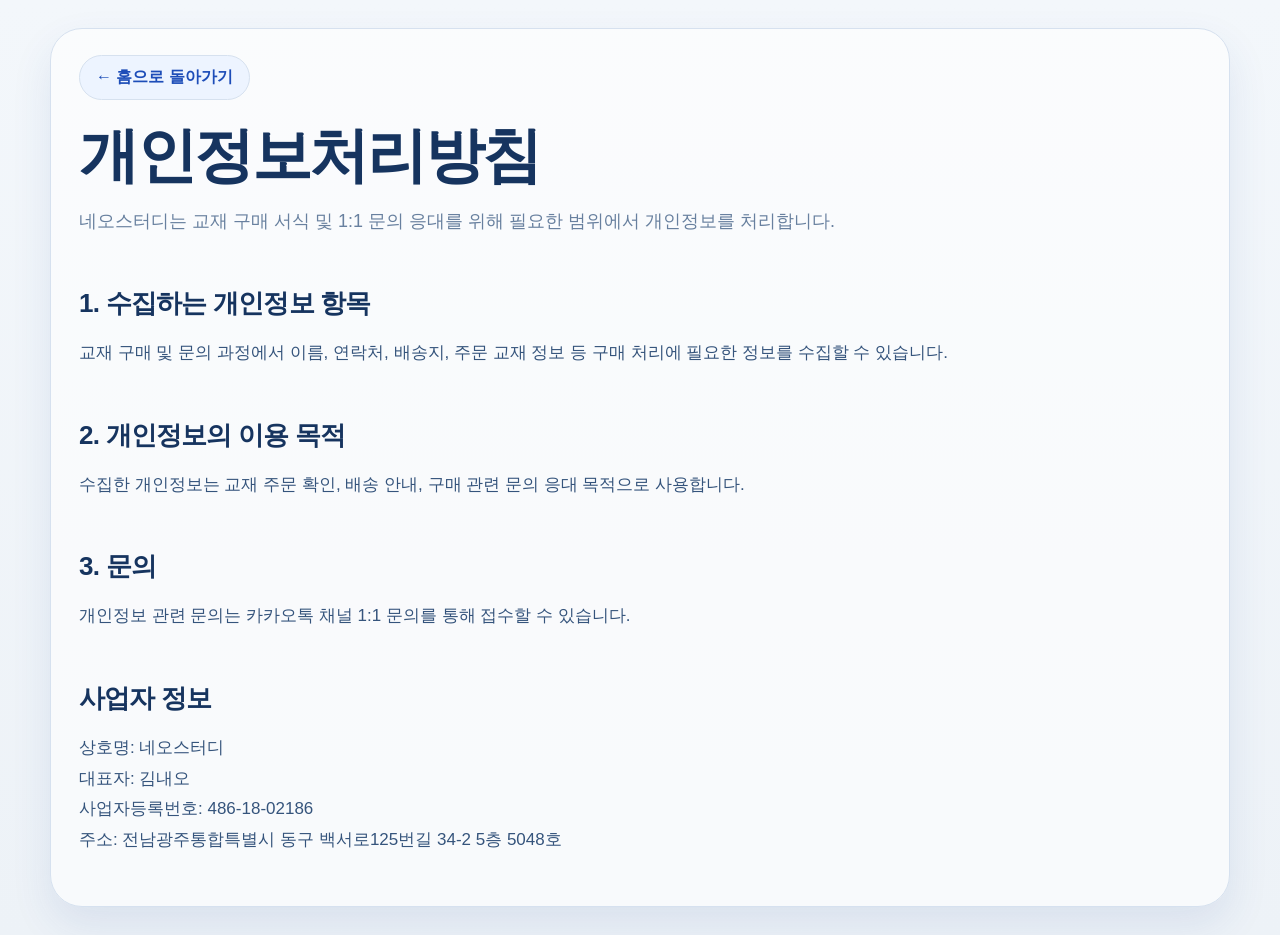
<file: privacy.html>
<!doctype html>
<html lang="ko">
<head>
  <meta charset="utf-8">
  <meta name="viewport" content="width=device-width, initial-scale=1">
  <meta http-equiv="Cache-Control" content="no-cache, no-store, must-revalidate">
  <meta http-equiv="Pragma" content="no-cache">
  <meta http-equiv="Expires" content="0">

  <link rel="icon" type="image/png" href="./assets/logo-symbol.png?v=43">
  <link rel="stylesheet" href="./style.css?v=43">
  <title>개인정보처리방침 | 네오스터디</title>

  <style>
    header nav a[href="https://pf.kakao.com/_Xhxdxon"],
    .header nav a[href="https://pf.kakao.com/_Xhxdxon"]{
      display:none !important;
    }
  </style>

  <style id="v29-mobile-direct">
    .mobile-br{display:none;}
    @media screen and (max-width: 900px){
      body .header{
        align-items:flex-start !important;
        gap:12px !important;
        padding-top:18px !important;
      }
      body .logo-horizontal{
        display:none !important;
      }
      body .logo-stack{
        display:block !important;
        width:168px !important;
        max-width:168px !important;
        height:auto !important;
      }
      body header nav a[href="https://pf.kakao.com/_Xhxdxon"],
      body .header nav a[href="https://pf.kakao.com/_Xhxdxon"]{
        display:none !important;
        visibility:hidden !important;
        width:0 !important;
        height:0 !important;
        overflow:hidden !important;
        padding:0 !important;
        margin:0 !important;
        border:0 !important;
      }
      body nav{
        display:flex !important;
        flex-wrap:wrap !important;
        gap:10px !important;
      }
      body nav a{
        font-size:15px !important;
        font-weight:900 !important;
        padding:10px 14px !important;
        letter-spacing:-.02em !important;
      }
      body .books article{
        min-height:0 !important;
        padding:20px 22px !important;
        border-radius:22px !important;
      }
      body .books article h3{
        margin:14px 0 10px !important;
        font-size:24px !important;
        line-height:1.2 !important;
      }
      body .books article p{
        font-size:17px !important;
        line-height:1.45 !important;
      }
      body .cta{
        padding:26px 18px !important;
        margin:34px auto 28px !important;
        border-radius:24px !important;
      }
      body .cta h2{
        font-size:32px !important;
        line-height:1.15 !important;
      }
      body .mobile-br{
        display:block !important;
      }
      body .cta p:not(.cta-label){
        font-size:15px !important;
        line-height:1.5 !important;
        margin-bottom:16px !important;
      }
      body .cta-main-btn{
        min-height:50px !important;
        font-size:17px !important;
      }
    }
  </style>


  <style id="v30-mobile-footer-oneline">

/* v30 mobile footer one-line fix */
@media screen and (max-width: 900px){
  body .footer-compact{
    padding:20px 18px 26px !important;
    border-radius:24px !important;
  }
  body .footer-compact-brand{
    gap:10px !important;
    align-items:center !important;
  }
  body .footer-logo{
    width:46px !important;
    flex:0 0 46px !important;
  }
  body .footer-compact-brand b{
    font-size:17px !important;
    line-height:1.2 !important;
  }
  body .footer-compact-brand span{
    display:block !important;
    white-space:nowrap !important;
    font-size:11px !important;
    line-height:1.35 !important;
    letter-spacing:-.04em !important;
  }
  body .footer-compact-info{
    font-size:12px !important;
    line-height:1.55 !important;
    letter-spacing:-.055em !important;
  }
  body .footer-compact-info p{
    margin:0 0 7px !important;
  }
  body .footer-compact-info p:nth-child(1),
  body .footer-compact-info p:nth-child(2){
    white-space:nowrap !important;
    font-size:12px !important;
    letter-spacing:-.075em !important;
  }
  body .footer-compact-info .divider{
    margin:0 4px !important;
  }
  body .policy-links{
    font-size:14px !important;
    letter-spacing:-.04em !important;
  }
  body .copyright{
    white-space:nowrap !important;
    font-size:12px !important;
    letter-spacing:-.04em !important;
  }
}
@media screen and (max-width: 430px){
  body .footer-compact-info{
    font-size:11px !important;
  }
  body .footer-compact-info p:nth-child(1),
  body .footer-compact-info p:nth-child(2){
    font-size:11px !important;
    letter-spacing:-.09em !important;
  }
  body .footer-compact-brand span{
    font-size:10.5px !important;
  }
}

  </style>

  <style id="v36-mobile-logo-horizontal">

/* v36 mobile logo: use horizontal logo, no crop */
@media screen and (max-width: 900px){
  html body .header{
    position:relative !important;
    display:block !important;
    width:100% !important;
    max-width:none !important;
    margin:0 !important;
    padding:18px 18px 12px 18px !important;
    text-align:left !important;
  }
  html body .header .logo{
    display:block !important;
    width:136px !important;
    max-width:136px !important;
    height:auto !important;
    margin:0 0 16px 0 !important;
    padding:0 !important;
    transform:none !important;
    text-align:left !important;
    overflow:visible !important;
  }
  html body .header .logo-horizontal{
    display:block !important;
    width:136px !important;
    max-width:136px !important;
    height:auto !important;
    margin:0 !important;
    padding:0 !important;
    object-fit:contain !important;
    background:transparent !important;
  }
  html body .header .logo-stack{
    display:none !important;
  }
  html body .header nav{
    display:flex !important;
    flex-wrap:wrap !important;
    justify-content:flex-start !important;
    align-items:center !important;
    gap:10px !important;
    width:100% !important;
    margin:0 !important;
    padding:0 !important;
  }
}
@media screen and (max-width: 430px){
  html body .header .logo,
  html body .header .logo-horizontal{
    width:132px !important;
    max-width:132px !important;
  }
}

  </style>

  <style id="v39-force-mobile-text">

/* v39 FORCE mobile text line control */
@media screen and (max-width: 900px){
  body .hero-desc-mobile,
  body .books-desc-mobile{
    display:block !important;
    white-space:nowrap !important;
    font-size:13px !important;
    line-height:1.42 !important;
    letter-spacing:-0.055em !important;
    word-break:keep-all !important;
    overflow:visible !important;
  }

  body .openchat-mobile-copy{
    display:block !important;
    font-size:13px !important;
    line-height:1.45 !important;
    letter-spacing:-0.055em !important;
    word-break:keep-all !important;
  }

  body .openchat-mobile-copy .mobile-line{
    display:block !important;
    white-space:nowrap !important;
    word-break:keep-all !important;
  }

  body .mobile-only-break{
    display:block !important;
  }
}

@media screen and (max-width: 430px){
  body .hero-desc-mobile,
  body .books-desc-mobile,
  body .openchat-mobile-copy{
    font-size:12px !important;
    letter-spacing:-0.07em !important;
  }
}

  </style>



  <style id="v40-mobile-logo-button-fix">
/* v40 FORCE mobile logo + hero secondary icon */
@media screen and (max-width: 900px){
  html body .header{
    padding:18px 14px 12px 10px !important;
  }
  html body .header .logo{
    width:156px !important;
    max-width:156px !important;
    margin:0 0 14px -2px !important;
  }
  html body .header .logo-horizontal{
    width:156px !important;
    max-width:156px !important;
  }
  html body .hero-secondary{
    display:flex !important;
    align-items:center !important;
    justify-content:center !important;
    gap:10px !important;
    flex-direction:row !important;
  }
  html body .hero-secondary .play-dot{
    order:2 !important;
    margin:0 0 0 4px !important;
    display:inline-grid !important;
    place-items:center !important;
  }
}
@media screen and (max-width: 430px){
  html body .header{
    padding:16px 12px 12px 8px !important;
  }
  html body .header .logo{
    width:150px !important;
    max-width:150px !important;
    margin:0 0 12px -2px !important;
  }
  html body .header .logo-horizontal{
    width:150px !important;
    max-width:150px !important;
  }
}
  </style>



  <style id="v41-mobile-button-icon-align">
/* v41 FORCE mobile hero button icon alignment */
@media screen and (max-width: 900px){
  html body .actions.refined-actions{
    display:flex !important;
    flex-direction:column !important;
    align-items:stretch !important;
    gap:12px !important;
    width:100% !important;
  }

  html body .actions.refined-actions .btn,
  html body .actions.refined-actions .purchase-cta-main,
  html body .actions.refined-actions .hero-secondary{
    width:100% !important;
    max-width:100% !important;
    min-height:54px !important;
    box-sizing:border-box !important;
    display:grid !important;
    grid-template-columns:1fr auto !important;
    align-items:center !important;
    justify-items:start !important;
    column-gap:10px !important;
    padding:0 20px !important;
    text-align:left !important;
    line-height:1 !important;
  }

  html body .actions.refined-actions .btn > span,
  html body .actions.refined-actions .purchase-cta-main > span,
  html body .actions.refined-actions .hero-secondary > span{
    justify-self:end !important;
    margin:0 !important;
    order:initial !important;
  }

  html body .actions.refined-actions .hero-secondary .play-dot{
    justify-self:end !important;
    margin:0 !important;
    order:initial !important;
  }
}
  </style>



  <style id="v42-mobile-hero-title-fit">
/* v42 FORCE mobile hero title: fit all small phones */
@media screen and (max-width: 900px){
  html body .hero-copy h1{
    font-size:clamp(34px, 8.45vw, 46px) !important;
    line-height:1.08 !important;
    letter-spacing:-0.075em !important;
    word-break:keep-all !important;
    overflow-wrap:normal !important;
  }
  html body .hero-copy h1 .hero-title-line{
    display:block !important;
    white-space:nowrap !important;
    word-break:keep-all !important;
  }
}
@media screen and (max-width: 390px){
  html body .hero-copy h1{
    font-size:32px !important;
    line-height:1.08 !important;
    letter-spacing:-0.09em !important;
  }
}
@media screen and (max-width: 360px){
  html body .hero-copy h1{
    font-size:30px !important;
    letter-spacing:-0.105em !important;
  }
}
  </style>



  <style id="v43-desktop-hero-title-break">
/* v43 FORCE desktop + mobile hero title line break */
html body .hero-copy h1 .hero-title-line{
  display:block !important;
  white-space:nowrap !important;
  word-break:keep-all !important;
}
html body .hero-copy h1{
  word-break:keep-all !important;
  overflow-wrap:normal !important;
}
@media screen and (min-width: 901px){
  html body .hero-copy h1{
    letter-spacing:-0.055em !important;
  }
}
  </style>

</head>
<body>
<main class="policy-page">
  <a class="policy-back" href="./index.html">← 홈으로 돌아가기</a>
  <h1>개인정보처리방침</h1>
  <p>네오스터디는 교재 구매 서식 및 1:1 문의 응대를 위해 필요한 범위에서 개인정보를 처리합니다.</p>

  <section>
    <h2>1. 수집하는 개인정보 항목</h2>
    <p>교재 구매 및 문의 과정에서 이름, 연락처, 배송지, 주문 교재 정보 등 구매 처리에 필요한 정보를 수집할 수 있습니다.</p>
  </section>

  <section>
    <h2>2. 개인정보의 이용 목적</h2>
    <p>수집한 개인정보는 교재 주문 확인, 배송 안내, 구매 관련 문의 응대 목적으로 사용합니다.</p>
  </section>

  <section>
    <h2>3. 문의</h2>
    <p>개인정보 관련 문의는 카카오톡 채널 1:1 문의를 통해 접수할 수 있습니다.</p>
  </section>

  <section>
    <h2>사업자 정보</h2>
    <p>상호명: 네오스터디<br>
    대표자: 김내오<br>
    사업자등록번호: 486-18-02186<br>
    주소: 전남광주통합특별시 동구 백서로125번길 34-2 5층 5048호</p>
  </section>
</main>

<script>
  document.addEventListener('DOMContentLoaded', function () {
    document.querySelectorAll('header nav a, .header nav a').forEach(function (a) {
      var text = (a.textContent || '').replace(/\s/g, '');
      if (text === '1:1문의' || a.getAttribute('href') === 'https://pf.kakao.com/_Xhxdxon') {
        a.remove();
      }
    });
  });
</script>

<script id="v29-remove-contact-nav">
document.addEventListener('DOMContentLoaded', function(){
  document.querySelectorAll('header nav a, .header nav a, nav a').forEach(function(a){
    var txt = (a.textContent || '').replace(/\s/g,'');
    var href = a.getAttribute('href') || '';
    if (txt === '1:1문의' || href === 'https://pf.kakao.com/_Xhxdxon') {
      a.parentNode && a.parentNode.removeChild(a);
    }
  });
});
</script>


<script id="v30-footer-inline-js">
document.addEventListener('DOMContentLoaded', function(){
  var isMobile = window.matchMedia && window.matchMedia('(max-width: 900px)').matches;
  if(!isMobile) return;
  document.querySelectorAll('.footer-compact-info p').forEach(function(p, idx){
    if(idx === 0 || idx === 1){
      p.style.whiteSpace = 'nowrap';
      p.style.fontSize = window.innerWidth <= 430 ? '11px' : '12px';
      p.style.letterSpacing = window.innerWidth <= 430 ? '-0.09em' : '-0.075em';
    }
  });
  var brandSpan = document.querySelector('.footer-compact-brand span');
  if(brandSpan){
    brandSpan.style.whiteSpace = 'nowrap';
    brandSpan.style.fontSize = window.innerWidth <= 430 ? '10.5px' : '11px';
    brandSpan.style.letterSpacing = '-0.04em';
  }
});
</script>

<script id="v36-mobile-logo-horizontal-js">
document.addEventListener('DOMContentLoaded', function(){
  if(!window.matchMedia || !window.matchMedia('(max-width: 900px)').matches) return;
  var logo = document.querySelector('.header .logo');
  var horizontal = document.querySelector('.header .logo-horizontal');
  var stack = document.querySelector('.header .logo-stack');
  var size = window.innerWidth <= 430 ? '132px' : '136px';
  if(logo){
    logo.style.display = 'block';
    logo.style.width = size;
    logo.style.maxWidth = size;
    logo.style.height = 'auto';
    logo.style.margin = '0 0 16px 0';
    logo.style.padding = '0';
    logo.style.transform = 'none';
    logo.style.overflow = 'visible';
  }
  if(horizontal){
    horizontal.setAttribute('src','./assets/logo-horizontal.png?v=43');
    horizontal.style.display = 'block';
    horizontal.style.width = size;
    horizontal.style.maxWidth = size;
    horizontal.style.height = 'auto';
    horizontal.style.objectFit = 'contain';
    horizontal.style.background = 'transparent';
  }
  if(stack){ stack.style.display = 'none'; }
});
</script>

<script id="v39-force-mobile-text-js">
document.addEventListener('DOMContentLoaded', function(){
  if(!window.matchMedia || !window.matchMedia('(max-width: 900px)').matches) return;

  var heroDesc = document.querySelector('.hero-copy .desc');
  if(heroDesc){
    heroDesc.classList.add('hero-desc-mobile');
    heroDesc.textContent = '필기·실기 교재와 저자직강 무료강의를 쉽고 빠르게 확인하세요.';
    heroDesc.style.whiteSpace = 'nowrap';
    heroDesc.style.fontSize = window.innerWidth <= 430 ? '12px' : '13px';
    heroDesc.style.letterSpacing = window.innerWidth <= 430 ? '-0.07em' : '-0.055em';
    heroDesc.style.lineHeight = '1.42';
    heroDesc.style.wordBreak = 'keep-all';
  }

  var openChat = document.querySelector('.talk-head .section-head-copy p:not(.label), .talk-head p:not(.label)');
  if(openChat){
    openChat.classList.add('openchat-mobile-copy');
    openChat.innerHTML = '<span class="mobile-line">카카오톡 오픈채팅방에서 관련 자격증 시험 준비와</span><span class="mobile-line">궁금한 점을 자유롭게 질문해보세요.</span>';
    openChat.style.fontSize = window.innerWidth <= 430 ? '12px' : '13px';
    openChat.style.letterSpacing = window.innerWidth <= 430 ? '-0.07em' : '-0.055em';
    openChat.style.lineHeight = '1.45';
  }

  var headings = Array.from(document.querySelectorAll('.refined-section-head .section-head-copy h2'));
  headings.forEach(function(h2){
    if((h2.textContent || '').trim() === '출간 교재'){
      var p = h2.parentElement ? h2.parentElement.querySelector('p:not(.label)') : null;
      if(p){
        p.classList.add('books-desc-mobile');
        p.textContent = '현재 출간된 네오스터디 교재를 한눈에 확인해보세요.';
        p.style.whiteSpace = 'nowrap';
        p.style.fontSize = window.innerWidth <= 430 ? '12px' : '13px';
        p.style.letterSpacing = window.innerWidth <= 430 ? '-0.07em' : '-0.055em';
        p.style.lineHeight = '1.42';
        p.style.wordBreak = 'keep-all';
      }
    }
  });
});
</script>



<script id="v40-mobile-logo-button-fix-js">
document.addEventListener('DOMContentLoaded', function(){
  if(!window.matchMedia || !window.matchMedia('(max-width: 900px)').matches) return;

  var logo = document.querySelector('.header .logo');
  var horizontal = document.querySelector('.header .logo-horizontal');
  var stack = document.querySelector('.header .logo-stack');
  var mobileW = window.innerWidth <= 430 ? '150px' : '156px';
  if(logo){
    logo.style.display = 'block';
    logo.style.width = mobileW;
    logo.style.maxWidth = mobileW;
    logo.style.height = 'auto';
    logo.style.margin = '0 0 12px -2px';
    logo.style.padding = '0';
    logo.style.transform = 'none';
    logo.style.overflow = 'visible';
  }
  if(horizontal){
    horizontal.setAttribute('src','./assets/logo-horizontal.png?v=43');
    horizontal.style.display = 'block';
    horizontal.style.width = mobileW;
    horizontal.style.maxWidth = mobileW;
    horizontal.style.height = 'auto';
    horizontal.style.objectFit = 'contain';
    horizontal.style.background = 'transparent';
  }
  if(stack){ stack.style.display = 'none'; }

  var header = document.querySelector('.header');
  if(header){
    header.style.paddingTop = '16px';
    header.style.paddingRight = window.innerWidth <= 430 ? '12px' : '14px';
    header.style.paddingBottom = '12px';
    header.style.paddingLeft = window.innerWidth <= 430 ? '8px' : '10px';
    header.style.alignItems = 'flex-start';
    header.style.textAlign = 'left';
  }

  var btn = document.querySelector('.hero-secondary');
  if(btn){
    var icon = btn.querySelector('.play-dot');
    if(icon){
      btn.appendChild(icon);
      icon.style.marginLeft = '4px';
      icon.style.marginRight = '0';
    }
    btn.style.display = 'flex';
    btn.style.alignItems = 'center';
    btn.style.justifyContent = 'center';
    btn.style.gap = '10px';
    var textNodes = Array.from(btn.childNodes).filter(function(n){
      return n.nodeType === 3 && n.textContent.trim();
    });
    textNodes.forEach(function(n){ n.textContent = '저자직강 무료강의 '; });
  }
});
</script>



<script id="v41-mobile-button-icon-align-js">
document.addEventListener('DOMContentLoaded', function(){
  if(!window.matchMedia || !window.matchMedia('(max-width: 900px)').matches) return;

  var actions = document.querySelector('.actions.refined-actions');
  if(actions){
    actions.style.display = 'flex';
    actions.style.flexDirection = 'column';
    actions.style.alignItems = 'stretch';
    actions.style.gap = '12px';
    actions.style.width = '100%';
  }

  document.querySelectorAll('.actions.refined-actions .btn').forEach(function(btn){
    btn.style.width = '100%';
    btn.style.maxWidth = '100%';
    btn.style.minHeight = '54px';
    btn.style.boxSizing = 'border-box';
    btn.style.display = 'grid';
    btn.style.gridTemplateColumns = '1fr auto';
    btn.style.alignItems = 'center';
    btn.style.justifyItems = 'start';
    btn.style.columnGap = '10px';
    btn.style.paddingLeft = '20px';
    btn.style.paddingRight = '20px';
    btn.style.textAlign = 'left';
    btn.style.lineHeight = '1';
  });

  var purchase = document.querySelector('.purchase-cta-main');
  var purchaseIcon = purchase ? purchase.querySelector('span') : null;
  if(purchaseIcon){
    purchaseIcon.style.justifySelf = 'end';
    purchaseIcon.style.margin = '0';
  }

  var secondary = document.querySelector('.hero-secondary');
  var play = secondary ? secondary.querySelector('.play-dot') : null;
  if(secondary && play){
    secondary.appendChild(play);
    play.style.justifySelf = 'end';
    play.style.margin = '0';
    play.style.order = 'initial';
  }
});
</script>



<script id="v42-mobile-hero-title-fit-js">
document.addEventListener('DOMContentLoaded', function(){
  if(!window.matchMedia || !window.matchMedia('(max-width: 900px)').matches) return;

  var h1 = document.querySelector('.hero-copy h1');
  if(h1){
    h1.innerHTML = '<span class="hero-title-line">안전보건 자격증 교재,</span><span class="hero-title-line">네오스터디에서 한 번에</span>';
    h1.style.fontSize = window.innerWidth <= 360 ? '30px' : (window.innerWidth <= 390 ? '32px' : 'clamp(34px, 8.45vw, 46px)');
    h1.style.lineHeight = '1.08';
    h1.style.letterSpacing = window.innerWidth <= 360 ? '-0.105em' : (window.innerWidth <= 390 ? '-0.09em' : '-0.075em');
    h1.style.wordBreak = 'keep-all';
    h1.style.overflowWrap = 'normal';
  }
});
</script>



<script id="v43-desktop-hero-title-break-js">
document.addEventListener('DOMContentLoaded', function(){
  var h1 = document.querySelector('.hero-copy h1');
  if(h1){
    h1.innerHTML = '<span class="hero-title-line">안전보건 자격증 교재,</span><span class="hero-title-line">네오스터디에서 한 번에</span>';
    h1.style.wordBreak = 'keep-all';
    h1.style.overflowWrap = 'normal';
  }
  document.querySelectorAll('.hero-title-line').forEach(function(line){
    line.style.display = 'block';
    line.style.whiteSpace = 'nowrap';
    line.style.wordBreak = 'keep-all';
  });
});
</script>

</body>
</html>
</file>
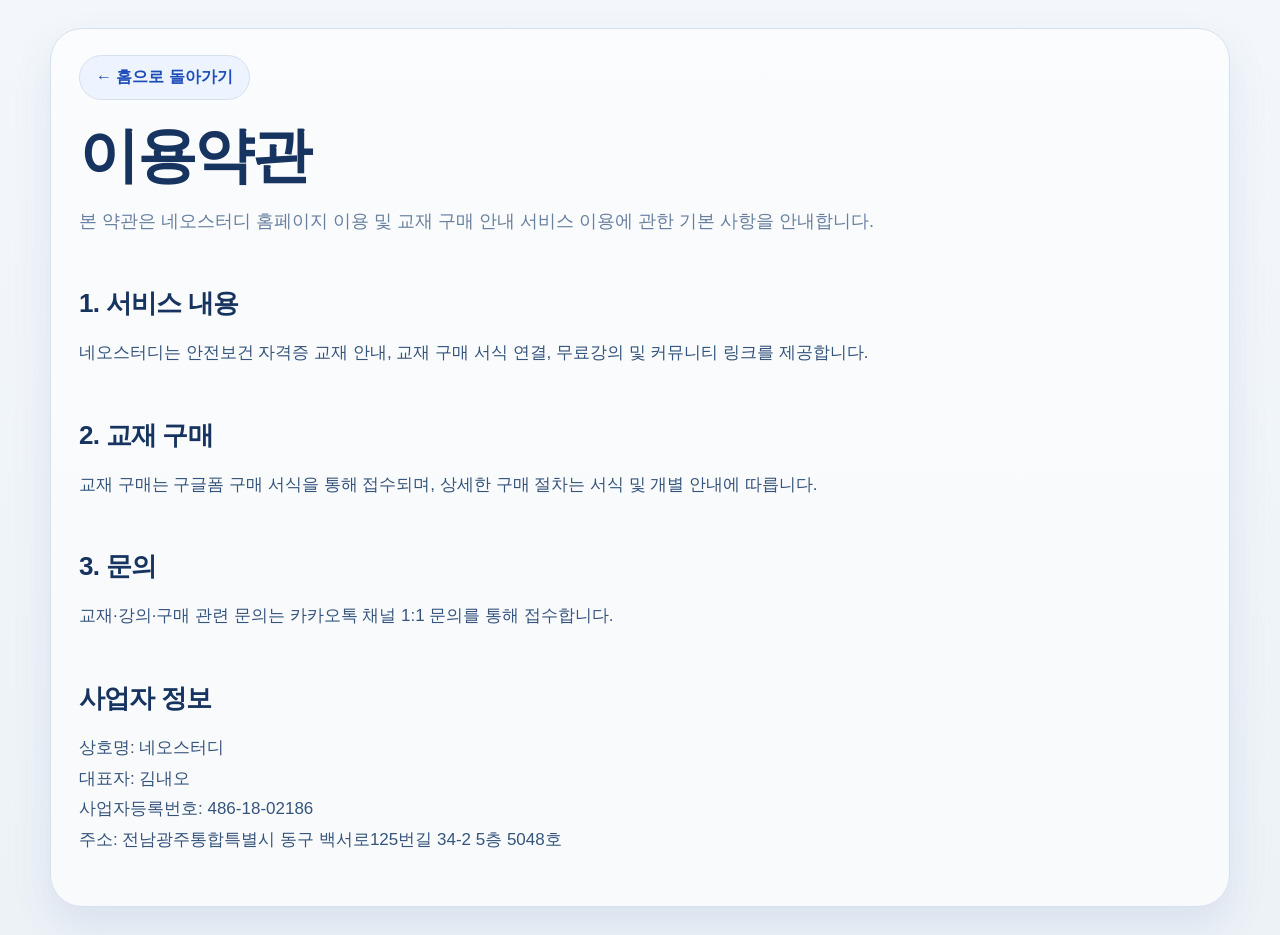
<file: terms.html>
<!doctype html>
<html lang="ko">
<head>
  <meta charset="utf-8">
  <meta name="viewport" content="width=device-width, initial-scale=1">
  <meta http-equiv="Cache-Control" content="no-cache, no-store, must-revalidate">
  <meta http-equiv="Pragma" content="no-cache">
  <meta http-equiv="Expires" content="0">

  <link rel="icon" type="image/png" href="./assets/logo-symbol.png?v=43">
  <link rel="stylesheet" href="./style.css?v=43">
  <title>이용약관 | 네오스터디</title>

  <style>
    header nav a[href="https://pf.kakao.com/_Xhxdxon"],
    .header nav a[href="https://pf.kakao.com/_Xhxdxon"]{
      display:none !important;
    }
  </style>

  <style id="v29-mobile-direct">
    .mobile-br{display:none;}
    @media screen and (max-width: 900px){
      body .header{
        align-items:flex-start !important;
        gap:12px !important;
        padding-top:18px !important;
      }
      body .logo-horizontal{
        display:none !important;
      }
      body .logo-stack{
        display:block !important;
        width:168px !important;
        max-width:168px !important;
        height:auto !important;
      }
      body header nav a[href="https://pf.kakao.com/_Xhxdxon"],
      body .header nav a[href="https://pf.kakao.com/_Xhxdxon"]{
        display:none !important;
        visibility:hidden !important;
        width:0 !important;
        height:0 !important;
        overflow:hidden !important;
        padding:0 !important;
        margin:0 !important;
        border:0 !important;
      }
      body nav{
        display:flex !important;
        flex-wrap:wrap !important;
        gap:10px !important;
      }
      body nav a{
        font-size:15px !important;
        font-weight:900 !important;
        padding:10px 14px !important;
        letter-spacing:-.02em !important;
      }
      body .books article{
        min-height:0 !important;
        padding:20px 22px !important;
        border-radius:22px !important;
      }
      body .books article h3{
        margin:14px 0 10px !important;
        font-size:24px !important;
        line-height:1.2 !important;
      }
      body .books article p{
        font-size:17px !important;
        line-height:1.45 !important;
      }
      body .cta{
        padding:26px 18px !important;
        margin:34px auto 28px !important;
        border-radius:24px !important;
      }
      body .cta h2{
        font-size:32px !important;
        line-height:1.15 !important;
      }
      body .mobile-br{
        display:block !important;
      }
      body .cta p:not(.cta-label){
        font-size:15px !important;
        line-height:1.5 !important;
        margin-bottom:16px !important;
      }
      body .cta-main-btn{
        min-height:50px !important;
        font-size:17px !important;
      }
    }
  </style>


  <style id="v30-mobile-footer-oneline">

/* v30 mobile footer one-line fix */
@media screen and (max-width: 900px){
  body .footer-compact{
    padding:20px 18px 26px !important;
    border-radius:24px !important;
  }
  body .footer-compact-brand{
    gap:10px !important;
    align-items:center !important;
  }
  body .footer-logo{
    width:46px !important;
    flex:0 0 46px !important;
  }
  body .footer-compact-brand b{
    font-size:17px !important;
    line-height:1.2 !important;
  }
  body .footer-compact-brand span{
    display:block !important;
    white-space:nowrap !important;
    font-size:11px !important;
    line-height:1.35 !important;
    letter-spacing:-.04em !important;
  }
  body .footer-compact-info{
    font-size:12px !important;
    line-height:1.55 !important;
    letter-spacing:-.055em !important;
  }
  body .footer-compact-info p{
    margin:0 0 7px !important;
  }
  body .footer-compact-info p:nth-child(1),
  body .footer-compact-info p:nth-child(2){
    white-space:nowrap !important;
    font-size:12px !important;
    letter-spacing:-.075em !important;
  }
  body .footer-compact-info .divider{
    margin:0 4px !important;
  }
  body .policy-links{
    font-size:14px !important;
    letter-spacing:-.04em !important;
  }
  body .copyright{
    white-space:nowrap !important;
    font-size:12px !important;
    letter-spacing:-.04em !important;
  }
}
@media screen and (max-width: 430px){
  body .footer-compact-info{
    font-size:11px !important;
  }
  body .footer-compact-info p:nth-child(1),
  body .footer-compact-info p:nth-child(2){
    font-size:11px !important;
    letter-spacing:-.09em !important;
  }
  body .footer-compact-brand span{
    font-size:10.5px !important;
  }
}

  </style>

  <style id="v36-mobile-logo-horizontal">

/* v36 mobile logo: use horizontal logo, no crop */
@media screen and (max-width: 900px){
  html body .header{
    position:relative !important;
    display:block !important;
    width:100% !important;
    max-width:none !important;
    margin:0 !important;
    padding:18px 18px 12px 18px !important;
    text-align:left !important;
  }
  html body .header .logo{
    display:block !important;
    width:136px !important;
    max-width:136px !important;
    height:auto !important;
    margin:0 0 16px 0 !important;
    padding:0 !important;
    transform:none !important;
    text-align:left !important;
    overflow:visible !important;
  }
  html body .header .logo-horizontal{
    display:block !important;
    width:136px !important;
    max-width:136px !important;
    height:auto !important;
    margin:0 !important;
    padding:0 !important;
    object-fit:contain !important;
    background:transparent !important;
  }
  html body .header .logo-stack{
    display:none !important;
  }
  html body .header nav{
    display:flex !important;
    flex-wrap:wrap !important;
    justify-content:flex-start !important;
    align-items:center !important;
    gap:10px !important;
    width:100% !important;
    margin:0 !important;
    padding:0 !important;
  }
}
@media screen and (max-width: 430px){
  html body .header .logo,
  html body .header .logo-horizontal{
    width:132px !important;
    max-width:132px !important;
  }
}

  </style>

  <style id="v39-force-mobile-text">

/* v39 FORCE mobile text line control */
@media screen and (max-width: 900px){
  body .hero-desc-mobile,
  body .books-desc-mobile{
    display:block !important;
    white-space:nowrap !important;
    font-size:13px !important;
    line-height:1.42 !important;
    letter-spacing:-0.055em !important;
    word-break:keep-all !important;
    overflow:visible !important;
  }

  body .openchat-mobile-copy{
    display:block !important;
    font-size:13px !important;
    line-height:1.45 !important;
    letter-spacing:-0.055em !important;
    word-break:keep-all !important;
  }

  body .openchat-mobile-copy .mobile-line{
    display:block !important;
    white-space:nowrap !important;
    word-break:keep-all !important;
  }

  body .mobile-only-break{
    display:block !important;
  }
}

@media screen and (max-width: 430px){
  body .hero-desc-mobile,
  body .books-desc-mobile,
  body .openchat-mobile-copy{
    font-size:12px !important;
    letter-spacing:-0.07em !important;
  }
}

  </style>



  <style id="v40-mobile-logo-button-fix">
/* v40 FORCE mobile logo + hero secondary icon */
@media screen and (max-width: 900px){
  html body .header{
    padding:18px 14px 12px 10px !important;
  }
  html body .header .logo{
    width:156px !important;
    max-width:156px !important;
    margin:0 0 14px -2px !important;
  }
  html body .header .logo-horizontal{
    width:156px !important;
    max-width:156px !important;
  }
  html body .hero-secondary{
    display:flex !important;
    align-items:center !important;
    justify-content:center !important;
    gap:10px !important;
    flex-direction:row !important;
  }
  html body .hero-secondary .play-dot{
    order:2 !important;
    margin:0 0 0 4px !important;
    display:inline-grid !important;
    place-items:center !important;
  }
}
@media screen and (max-width: 430px){
  html body .header{
    padding:16px 12px 12px 8px !important;
  }
  html body .header .logo{
    width:150px !important;
    max-width:150px !important;
    margin:0 0 12px -2px !important;
  }
  html body .header .logo-horizontal{
    width:150px !important;
    max-width:150px !important;
  }
}
  </style>



  <style id="v41-mobile-button-icon-align">
/* v41 FORCE mobile hero button icon alignment */
@media screen and (max-width: 900px){
  html body .actions.refined-actions{
    display:flex !important;
    flex-direction:column !important;
    align-items:stretch !important;
    gap:12px !important;
    width:100% !important;
  }

  html body .actions.refined-actions .btn,
  html body .actions.refined-actions .purchase-cta-main,
  html body .actions.refined-actions .hero-secondary{
    width:100% !important;
    max-width:100% !important;
    min-height:54px !important;
    box-sizing:border-box !important;
    display:grid !important;
    grid-template-columns:1fr auto !important;
    align-items:center !important;
    justify-items:start !important;
    column-gap:10px !important;
    padding:0 20px !important;
    text-align:left !important;
    line-height:1 !important;
  }

  html body .actions.refined-actions .btn > span,
  html body .actions.refined-actions .purchase-cta-main > span,
  html body .actions.refined-actions .hero-secondary > span{
    justify-self:end !important;
    margin:0 !important;
    order:initial !important;
  }

  html body .actions.refined-actions .hero-secondary .play-dot{
    justify-self:end !important;
    margin:0 !important;
    order:initial !important;
  }
}
  </style>



  <style id="v42-mobile-hero-title-fit">
/* v42 FORCE mobile hero title: fit all small phones */
@media screen and (max-width: 900px){
  html body .hero-copy h1{
    font-size:clamp(34px, 8.45vw, 46px) !important;
    line-height:1.08 !important;
    letter-spacing:-0.075em !important;
    word-break:keep-all !important;
    overflow-wrap:normal !important;
  }
  html body .hero-copy h1 .hero-title-line{
    display:block !important;
    white-space:nowrap !important;
    word-break:keep-all !important;
  }
}
@media screen and (max-width: 390px){
  html body .hero-copy h1{
    font-size:32px !important;
    line-height:1.08 !important;
    letter-spacing:-0.09em !important;
  }
}
@media screen and (max-width: 360px){
  html body .hero-copy h1{
    font-size:30px !important;
    letter-spacing:-0.105em !important;
  }
}
  </style>



  <style id="v43-desktop-hero-title-break">
/* v43 FORCE desktop + mobile hero title line break */
html body .hero-copy h1 .hero-title-line{
  display:block !important;
  white-space:nowrap !important;
  word-break:keep-all !important;
}
html body .hero-copy h1{
  word-break:keep-all !important;
  overflow-wrap:normal !important;
}
@media screen and (min-width: 901px){
  html body .hero-copy h1{
    letter-spacing:-0.055em !important;
  }
}
  </style>

</head>
<body>
<main class="policy-page">
  <a class="policy-back" href="./index.html">← 홈으로 돌아가기</a>
  <h1>이용약관</h1>
  <p>본 약관은 네오스터디 홈페이지 이용 및 교재 구매 안내 서비스 이용에 관한 기본 사항을 안내합니다.</p>

  <section>
    <h2>1. 서비스 내용</h2>
    <p>네오스터디는 안전보건 자격증 교재 안내, 교재 구매 서식 연결, 무료강의 및 커뮤니티 링크를 제공합니다.</p>
  </section>

  <section>
    <h2>2. 교재 구매</h2>
    <p>교재 구매는 구글폼 구매 서식을 통해 접수되며, 상세한 구매 절차는 서식 및 개별 안내에 따릅니다.</p>
  </section>

  <section>
    <h2>3. 문의</h2>
    <p>교재·강의·구매 관련 문의는 카카오톡 채널 1:1 문의를 통해 접수합니다.</p>
  </section>

  <section>
    <h2>사업자 정보</h2>
    <p>상호명: 네오스터디<br>
    대표자: 김내오<br>
    사업자등록번호: 486-18-02186<br>
    주소: 전남광주통합특별시 동구 백서로125번길 34-2 5층 5048호</p>
  </section>
</main>

<script>
  document.addEventListener('DOMContentLoaded', function () {
    document.querySelectorAll('header nav a, .header nav a').forEach(function (a) {
      var text = (a.textContent || '').replace(/\s/g, '');
      if (text === '1:1문의' || a.getAttribute('href') === 'https://pf.kakao.com/_Xhxdxon') {
        a.remove();
      }
    });
  });
</script>

<script id="v29-remove-contact-nav">
document.addEventListener('DOMContentLoaded', function(){
  document.querySelectorAll('header nav a, .header nav a, nav a').forEach(function(a){
    var txt = (a.textContent || '').replace(/\s/g,'');
    var href = a.getAttribute('href') || '';
    if (txt === '1:1문의' || href === 'https://pf.kakao.com/_Xhxdxon') {
      a.parentNode && a.parentNode.removeChild(a);
    }
  });
});
</script>


<script id="v30-footer-inline-js">
document.addEventListener('DOMContentLoaded', function(){
  var isMobile = window.matchMedia && window.matchMedia('(max-width: 900px)').matches;
  if(!isMobile) return;
  document.querySelectorAll('.footer-compact-info p').forEach(function(p, idx){
    if(idx === 0 || idx === 1){
      p.style.whiteSpace = 'nowrap';
      p.style.fontSize = window.innerWidth <= 430 ? '11px' : '12px';
      p.style.letterSpacing = window.innerWidth <= 430 ? '-0.09em' : '-0.075em';
    }
  });
  var brandSpan = document.querySelector('.footer-compact-brand span');
  if(brandSpan){
    brandSpan.style.whiteSpace = 'nowrap';
    brandSpan.style.fontSize = window.innerWidth <= 430 ? '10.5px' : '11px';
    brandSpan.style.letterSpacing = '-0.04em';
  }
});
</script>

<script id="v36-mobile-logo-horizontal-js">
document.addEventListener('DOMContentLoaded', function(){
  if(!window.matchMedia || !window.matchMedia('(max-width: 900px)').matches) return;
  var logo = document.querySelector('.header .logo');
  var horizontal = document.querySelector('.header .logo-horizontal');
  var stack = document.querySelector('.header .logo-stack');
  var size = window.innerWidth <= 430 ? '132px' : '136px';
  if(logo){
    logo.style.display = 'block';
    logo.style.width = size;
    logo.style.maxWidth = size;
    logo.style.height = 'auto';
    logo.style.margin = '0 0 16px 0';
    logo.style.padding = '0';
    logo.style.transform = 'none';
    logo.style.overflow = 'visible';
  }
  if(horizontal){
    horizontal.setAttribute('src','./assets/logo-horizontal.png?v=43');
    horizontal.style.display = 'block';
    horizontal.style.width = size;
    horizontal.style.maxWidth = size;
    horizontal.style.height = 'auto';
    horizontal.style.objectFit = 'contain';
    horizontal.style.background = 'transparent';
  }
  if(stack){ stack.style.display = 'none'; }
});
</script>

<script id="v39-force-mobile-text-js">
document.addEventListener('DOMContentLoaded', function(){
  if(!window.matchMedia || !window.matchMedia('(max-width: 900px)').matches) return;

  var heroDesc = document.querySelector('.hero-copy .desc');
  if(heroDesc){
    heroDesc.classList.add('hero-desc-mobile');
    heroDesc.textContent = '필기·실기 교재와 저자직강 무료강의를 쉽고 빠르게 확인하세요.';
    heroDesc.style.whiteSpace = 'nowrap';
    heroDesc.style.fontSize = window.innerWidth <= 430 ? '12px' : '13px';
    heroDesc.style.letterSpacing = window.innerWidth <= 430 ? '-0.07em' : '-0.055em';
    heroDesc.style.lineHeight = '1.42';
    heroDesc.style.wordBreak = 'keep-all';
  }

  var openChat = document.querySelector('.talk-head .section-head-copy p:not(.label), .talk-head p:not(.label)');
  if(openChat){
    openChat.classList.add('openchat-mobile-copy');
    openChat.innerHTML = '<span class="mobile-line">카카오톡 오픈채팅방에서 관련 자격증 시험 준비와</span><span class="mobile-line">궁금한 점을 자유롭게 질문해보세요.</span>';
    openChat.style.fontSize = window.innerWidth <= 430 ? '12px' : '13px';
    openChat.style.letterSpacing = window.innerWidth <= 430 ? '-0.07em' : '-0.055em';
    openChat.style.lineHeight = '1.45';
  }

  var headings = Array.from(document.querySelectorAll('.refined-section-head .section-head-copy h2'));
  headings.forEach(function(h2){
    if((h2.textContent || '').trim() === '출간 교재'){
      var p = h2.parentElement ? h2.parentElement.querySelector('p:not(.label)') : null;
      if(p){
        p.classList.add('books-desc-mobile');
        p.textContent = '현재 출간된 네오스터디 교재를 한눈에 확인해보세요.';
        p.style.whiteSpace = 'nowrap';
        p.style.fontSize = window.innerWidth <= 430 ? '12px' : '13px';
        p.style.letterSpacing = window.innerWidth <= 430 ? '-0.07em' : '-0.055em';
        p.style.lineHeight = '1.42';
        p.style.wordBreak = 'keep-all';
      }
    }
  });
});
</script>



<script id="v40-mobile-logo-button-fix-js">
document.addEventListener('DOMContentLoaded', function(){
  if(!window.matchMedia || !window.matchMedia('(max-width: 900px)').matches) return;

  var logo = document.querySelector('.header .logo');
  var horizontal = document.querySelector('.header .logo-horizontal');
  var stack = document.querySelector('.header .logo-stack');
  var mobileW = window.innerWidth <= 430 ? '150px' : '156px';
  if(logo){
    logo.style.display = 'block';
    logo.style.width = mobileW;
    logo.style.maxWidth = mobileW;
    logo.style.height = 'auto';
    logo.style.margin = '0 0 12px -2px';
    logo.style.padding = '0';
    logo.style.transform = 'none';
    logo.style.overflow = 'visible';
  }
  if(horizontal){
    horizontal.setAttribute('src','./assets/logo-horizontal.png?v=43');
    horizontal.style.display = 'block';
    horizontal.style.width = mobileW;
    horizontal.style.maxWidth = mobileW;
    horizontal.style.height = 'auto';
    horizontal.style.objectFit = 'contain';
    horizontal.style.background = 'transparent';
  }
  if(stack){ stack.style.display = 'none'; }

  var header = document.querySelector('.header');
  if(header){
    header.style.paddingTop = '16px';
    header.style.paddingRight = window.innerWidth <= 430 ? '12px' : '14px';
    header.style.paddingBottom = '12px';
    header.style.paddingLeft = window.innerWidth <= 430 ? '8px' : '10px';
    header.style.alignItems = 'flex-start';
    header.style.textAlign = 'left';
  }

  var btn = document.querySelector('.hero-secondary');
  if(btn){
    var icon = btn.querySelector('.play-dot');
    if(icon){
      btn.appendChild(icon);
      icon.style.marginLeft = '4px';
      icon.style.marginRight = '0';
    }
    btn.style.display = 'flex';
    btn.style.alignItems = 'center';
    btn.style.justifyContent = 'center';
    btn.style.gap = '10px';
    var textNodes = Array.from(btn.childNodes).filter(function(n){
      return n.nodeType === 3 && n.textContent.trim();
    });
    textNodes.forEach(function(n){ n.textContent = '저자직강 무료강의 '; });
  }
});
</script>



<script id="v41-mobile-button-icon-align-js">
document.addEventListener('DOMContentLoaded', function(){
  if(!window.matchMedia || !window.matchMedia('(max-width: 900px)').matches) return;

  var actions = document.querySelector('.actions.refined-actions');
  if(actions){
    actions.style.display = 'flex';
    actions.style.flexDirection = 'column';
    actions.style.alignItems = 'stretch';
    actions.style.gap = '12px';
    actions.style.width = '100%';
  }

  document.querySelectorAll('.actions.refined-actions .btn').forEach(function(btn){
    btn.style.width = '100%';
    btn.style.maxWidth = '100%';
    btn.style.minHeight = '54px';
    btn.style.boxSizing = 'border-box';
    btn.style.display = 'grid';
    btn.style.gridTemplateColumns = '1fr auto';
    btn.style.alignItems = 'center';
    btn.style.justifyItems = 'start';
    btn.style.columnGap = '10px';
    btn.style.paddingLeft = '20px';
    btn.style.paddingRight = '20px';
    btn.style.textAlign = 'left';
    btn.style.lineHeight = '1';
  });

  var purchase = document.querySelector('.purchase-cta-main');
  var purchaseIcon = purchase ? purchase.querySelector('span') : null;
  if(purchaseIcon){
    purchaseIcon.style.justifySelf = 'end';
    purchaseIcon.style.margin = '0';
  }

  var secondary = document.querySelector('.hero-secondary');
  var play = secondary ? secondary.querySelector('.play-dot') : null;
  if(secondary && play){
    secondary.appendChild(play);
    play.style.justifySelf = 'end';
    play.style.margin = '0';
    play.style.order = 'initial';
  }
});
</script>



<script id="v42-mobile-hero-title-fit-js">
document.addEventListener('DOMContentLoaded', function(){
  if(!window.matchMedia || !window.matchMedia('(max-width: 900px)').matches) return;

  var h1 = document.querySelector('.hero-copy h1');
  if(h1){
    h1.innerHTML = '<span class="hero-title-line">안전보건 자격증 교재,</span><span class="hero-title-line">네오스터디에서 한 번에</span>';
    h1.style.fontSize = window.innerWidth <= 360 ? '30px' : (window.innerWidth <= 390 ? '32px' : 'clamp(34px, 8.45vw, 46px)');
    h1.style.lineHeight = '1.08';
    h1.style.letterSpacing = window.innerWidth <= 360 ? '-0.105em' : (window.innerWidth <= 390 ? '-0.09em' : '-0.075em');
    h1.style.wordBreak = 'keep-all';
    h1.style.overflowWrap = 'normal';
  }
});
</script>



<script id="v43-desktop-hero-title-break-js">
document.addEventListener('DOMContentLoaded', function(){
  var h1 = document.querySelector('.hero-copy h1');
  if(h1){
    h1.innerHTML = '<span class="hero-title-line">안전보건 자격증 교재,</span><span class="hero-title-line">네오스터디에서 한 번에</span>';
    h1.style.wordBreak = 'keep-all';
    h1.style.overflowWrap = 'normal';
  }
  document.querySelectorAll('.hero-title-line').forEach(function(line){
    line.style.display = 'block';
    line.style.whiteSpace = 'nowrap';
    line.style.wordBreak = 'keep-all';
  });
});
</script>

</body>
</html>
</file>
<file: style.css>
:root{
  --bg:#eef3f8;
  --surface:#ffffff;
  --surface-soft:#f7faff;
  --line:#d6e1ef;
  --line-strong:#c7d6ea;
  --text:#16345f;
  --muted:#68809f;
  --blue:#2e67dc;
  --blue-deep:#1d4db8;
  --kakao:#fee500;
  --shadow:0 18px 40px rgba(41,83,154,.10);
  --radius:28px;
}
*{box-sizing:border-box}
html{scroll-behavior:smooth}
body{margin:0;font-family:-apple-system,BlinkMacSystemFont,'Segoe UI','Apple SD Gothic Neo','Noto Sans KR',sans-serif;color:var(--text);background:linear-gradient(180deg,#f3f7fb 0%, #edf2f7 100%);}
a{text-decoration:none;color:inherit}
img{max-width:100%;display:block}
.header,.hero,.refined-quick,.refined-section-head,.books,.talks-section,.cta,.footer-compact,.author-page,.policy-page{width:min(1180px,calc(100% - 32px));margin-inline:auto}
.header{display:flex;justify-content:space-between;align-items:center;padding:22px 0 16px;gap:16px;position:sticky;top:0;z-index:10;background:rgba(243,247,251,.88);backdrop-filter:blur(14px)}
.logo-horizontal{width:180px}.logo-stack{display:none;width:88px}
nav{display:flex;flex-wrap:wrap;gap:10px}
nav a{padding:10px 14px;border:1px solid var(--line);border-radius:999px;background:rgba(255,255,255,.75);font-size:14px;font-weight:700;color:var(--text)}
nav a:hover{border-color:#aac4ea;color:var(--blue)}
.label{margin:0 0 12px;letter-spacing:.18em;font-size:14px;font-weight:800;color:#446891}
.hero{display:grid;grid-template-columns:1.1fr .9fr;gap:24px;align-items:center;padding:28px 0 26px}
.hero-copy,.visual,.section-head,.talks-section,.cta,.author-card,.footer-compact,.policy-page{background:rgba(255,255,255,.62);border:1px solid var(--line);box-shadow:var(--shadow)}
.hero-copy{padding:42px;border-radius:34px}
.hero h1{margin:0 0 18px;font-size:clamp(34px,4.3vw,56px);line-height:1.1;letter-spacing:-.03em}
.hero-tags{display:flex;flex-wrap:wrap;gap:10px;margin-bottom:16px}
.hero-tags span,.author-points span{padding:10px 14px;border-radius:999px;background:#f5f8fd;border:1px solid var(--line);font-size:14px;font-weight:700;color:#365986}
.desc{margin:0 0 24px;color:var(--muted);font-size:18px;line-height:1.65}
.actions{display:flex;gap:12px;flex-wrap:wrap}
.btn{display:inline-flex;align-items:center;justify-content:center;gap:8px;padding:16px 22px;border-radius:18px;font-weight:800;transition:.18s transform ease,.18s box-shadow ease}
.btn:hover,.quick-card:hover,.talk-card:hover,.books article:hover{transform:translateY(-2px)}
.btn.primary{color:#fff;background:linear-gradient(135deg,var(--blue-deep),#3f7bff);box-shadow:0 16px 30px rgba(46,103,220,.26)}
.btn.hero-secondary{background:#fff;border:1px solid var(--line);color:var(--text)}
.play-dot,.play-mark{display:inline-grid;place-items:center;width:22px;height:22px;border-radius:50%;background:#eff5ff;color:var(--blue);font-size:12px}
.visual{min-height:420px;border-radius:34px;padding:26px;display:grid;place-items:center;position:relative;overflow:hidden}
.visual::before,.visual::after{content:"";position:absolute;border-radius:50%;background:radial-gradient(circle,#dce9fb,transparent 70%);opacity:.9}
.visual::before{width:220px;height:220px;top:-60px;right:-30px}.visual::after{width:180px;height:180px;left:-50px;bottom:-60px}
.cover-stack{position:relative;width:min(92%,420px);height:330px}
.cover{position:absolute;width:48%;border-radius:20px;box-shadow:0 18px 38px rgba(25,58,119,.15);border:1px solid rgba(210,223,240,.9);background:white}
.cover-written{left:7%;top:18px;transform:rotate(-4deg)}
.cover-practical{right:8%;top:34px;transform:rotate(5deg)}
.refined-quick{display:grid;grid-template-columns:repeat(4,1fr);gap:16px;padding:0 0 26px}
.quick-card{display:flex;flex-direction:column;align-items:center;justify-content:center;text-align:center;min-height:176px;padding:26px 20px;border-radius:28px;background:var(--surface);border:1px solid var(--line);box-shadow:var(--shadow)}
.quick-card.main{background:linear-gradient(135deg,var(--blue-deep),#5f8ef3);color:#fff;border:none}
.quick-card b{display:block;margin:14px 0 8px;font-size:18px}
.quick-card span:last-child{font-size:14px;color:var(--muted)}
.quick-card.main span:last-child{color:#eef4ff}
.mini-icon{display:grid;place-items:center;width:52px;height:52px;border-radius:50%;background:#f2f6fd;border:1px solid var(--line);font-size:22px}
.quick-card.main .mini-icon{background:rgba(255,255,255,.16);border-color:rgba(255,255,255,.16);color:#fff}
.refined-section-head,.talks-section,.cta,.footer-compact,.author-card{border-radius:32px}
.refined-section-head{display:flex;align-items:center;justify-content:space-between;gap:18px;padding:34px;margin-bottom:18px}
.section-head-copy h2,.talk-head h2,.cta h2,.author-card h2{margin:0 0 14px;font-size:clamp(32px,3.7vw,48px);line-height:1.08;letter-spacing:-.03em}
.section-head-copy p:not(.label),.talk-head p:not(.label){margin:0;color:var(--muted);font-size:18px;line-height:1.6}
.section-head-actions{display:flex;gap:12px;flex-wrap:wrap}
.mini-btn{display:inline-flex;align-items:center;justify-content:center;padding:16px 18px;border-radius:18px;font-weight:800;border:1px solid var(--line);background:#fff;min-width:150px}
.mini-btn.solid{background:linear-gradient(135deg,var(--blue-deep),#3e73ea);border:none;color:#fff;box-shadow:0 14px 28px rgba(46,103,220,.22)}
.books{display:grid;grid-template-columns:repeat(4,1fr);gap:16px;margin-bottom:18px}
.books article{min-height:220px;padding:28px;border-radius:28px;background:var(--surface);border:1px solid var(--line);box-shadow:var(--shadow);display:flex;flex-direction:column}
.books article span{align-self:flex-start;padding:8px 12px;border-radius:999px;background:#edf3ff;color:#4e74d8;font-size:13px;font-weight:800}
.books article h3{margin:22px 0 18px;font-size:23px;line-height:1.18;letter-spacing:-.03em}
.books article p{margin:0;font-size:18px;line-height:1.75;color:#244a78}
.books article em{font-style:normal;color:#f28b34;font-weight:800;background:#fff4ea;padding:2px 8px;border-radius:999px;margin-left:4px;font-size:14px}
.talks-section{padding:34px;margin-bottom:18px}
.talk-head{display:block;padding:0;background:none;border:none;box-shadow:none;margin-bottom:20px}
.talk-grid{display:grid;grid-template-columns:repeat(2,1fr);gap:16px}
.talk-card{display:flex;align-items:center;gap:16px;padding:22px;border-radius:24px;background:var(--surface);border:1px solid var(--line);box-shadow:var(--shadow)}
.talk-icon{flex:0 0 58px;width:58px;height:58px;border-radius:18px;display:grid;place-items:center;background:linear-gradient(180deg,#f5f9ff 0%, #e7f0ff 100%);border:1px solid #cddcf5;box-shadow:inset 0 1px 0 rgba(255,255,255,.9)}
.talk-copy h3{margin:0 0 7px;font-size:22px;letter-spacing:-.03em}
.talk-copy p{margin:0 0 4px;font-size:15px;font-weight:800;color:#2f5fb6}
.talk-copy .talk-hint{font-size:14px;color:var(--muted)}
.talk-glyph{display:inline-grid;place-items:center;width:34px;height:26px;border-radius:14px;background:linear-gradient(135deg,#4f7fe6,#2e67dc);color:#fff;font-size:16px;font-weight:900;letter-spacing:1px;position:relative;line-height:1}
.talk-glyph::after{content:"";position:absolute;left:7px;bottom:-5px;border:6px solid transparent;border-top-color:#3f74e2;border-right:0;transform:rotate(24deg)}
.cta{padding:34px;text-align:center;margin-bottom:24px;background:linear-gradient(135deg,var(--blue-deep),#4e7feb);color:#fff}
.cta-label{margin:0 0 12px;font-size:13px;font-weight:800;letter-spacing:.18em;color:#e6edff}
.cta p:not(.cta-label){margin:0 0 20px;font-size:18px;color:#eef4ff}.btn.white{background:#fff;color:var(--blue-deep)}
.footer-compact{padding:24px 28px 30px;display:flex;justify-content:space-between;gap:24px;align-items:flex-start;margin-bottom:26px}
.footer-compact-brand{display:flex;gap:14px;align-items:center}.footer-logo{width:54px;height:auto}.footer-compact-brand b{display:block;font-size:20px}.footer-compact-brand span,.footer-compact-info p{color:var(--muted)}
.footer-compact-info{font-size:15px;line-height:1.75}.divider{margin:0 10px;color:#b1c3da}.policy-links a{font-weight:800;color:var(--text)}
.popup{position:fixed;inset:0;display:grid;place-items:center;background:rgba(7,21,41,.42);padding:18px;z-index:50}
.popup.hidden{display:none}.popup-card{position:relative;width:min(470px,100%);padding:28px;border-radius:28px;background:#fff;border:1px solid var(--line);box-shadow:0 26px 50px rgba(10,24,49,.25)}
.popup-card #close{position:absolute;right:16px;top:12px;border:none;background:none;font-size:28px;line-height:1;cursor:pointer;color:#6d84a3}
.popup-card h2{margin:8px 0 14px;font-size:30px;line-height:1.1;letter-spacing:-.03em}.popup-card p{color:var(--muted);line-height:1.6}.full{width:100%;margin-top:14px}.today{margin-top:12px;border:none;background:none;color:#7992b1;cursor:pointer;font-weight:700}
.author-page{padding:16px 0 28px}.author-card{padding:40px}.author-main{margin:0 0 12px;font-size:28px;font-weight:900;letter-spacing:-.03em}.author-desc{margin:0 0 20px;font-size:20px;line-height:1.7;color:var(--muted)}
.author-points{display:flex;flex-wrap:wrap;gap:10px 12px;margin-bottom:26px}.cert-section{padding:20px;border:1px solid var(--line);border-radius:26px;background:rgba(255,255,255,.6)}
.cert-section h3{margin:0 0 14px;font-size:32px;letter-spacing:-.03em}.cert-grid{display:grid;grid-template-columns:repeat(3,1fr);gap:10px}.cert-item{padding:15px 16px;border-radius:18px;background:#f7faff;border:1px solid var(--line);font-weight:800}
.author-cta{margin-top:28px}.author-cta.refined{width:max-content;background:linear-gradient(135deg,#ff626b,#566cff);color:#fff;box-shadow:0 16px 34px rgba(95,111,240,.28)}
.policy-page{padding:26px 28px 34px;border-radius:32px;margin-top:28px;margin-bottom:28px}.policy-back{display:inline-flex;padding:11px 16px;border-radius:999px;background:#edf4ff;border:1px solid var(--line);font-weight:800;color:var(--blue-deep)}
.policy-page h1{margin:24px 0 16px;font-size:clamp(36px,5vw,60px);line-height:1.06;letter-spacing:-.04em}.policy-page > p{font-size:18px;color:var(--muted);line-height:1.7}
.policy-page section{padding-top:10px}.policy-page h2{margin:22px 0 10px;font-size:26px;letter-spacing:-.03em}.policy-page section p{font-size:17px;color:#35547c;line-height:1.8}
@media (max-width:1100px){
  .hero{grid-template-columns:1fr}.refined-quick,.books{grid-template-columns:repeat(2,1fr)}.talk-grid{grid-template-columns:1fr}.footer-compact{flex-direction:column}.refined-section-head{flex-direction:column;align-items:flex-start}.section-head-actions{width:100%}.section-head-actions .mini-btn{flex:1}
}
@media (max-width:760px){
  .header{position:static;flex-direction:column;align-items:flex-start}.logo-horizontal{display:none}.logo-stack{display:block}nav{width:100%}
  nav a{font-size:14px;padding:10px 13px;font-weight:800;letter-spacing:-.01em}.hero-copy,.visual,.talks-section,.refined-section-head,.cta,.author-card,.footer-compact,.policy-page{border-radius:24px}
  .hero-copy{padding:28px}.desc,.section-head-copy p:not(.label),.talk-head p:not(.label),.author-desc,.policy-page > p{font-size:16px}.refined-quick,.books,.cert-grid{grid-template-columns:1fr}
  .quick-card{min-height:150px}.books article{min-height:unset}.cover-stack{height:280px}.talk-card{padding:18px}.talk-copy h3{font-size:19px}.footer-compact{padding:20px}.policy-page{padding:22px}
}


/* v20 force fix: openchat card rendering */
.talks-section{
  padding:34px !important;
  margin-bottom:18px !important;
  border-radius:32px !important;
  background:rgba(255,255,255,.62) !important;
  border:1px solid var(--line) !important;
  box-shadow:var(--shadow) !important;
}
.talk-grid{
  display:grid !important;
  grid-template-columns:repeat(2, minmax(0,1fr)) !important;
  gap:16px !important;
}
.talk-card{
  display:flex !important;
  align-items:center !important;
  gap:16px !important;
  padding:22px !important;
  border-radius:24px !important;
  background:#fff !important;
  border:1px solid var(--line) !important;
  box-shadow:var(--shadow) !important;
}
.talk-icon{
  flex:0 0 58px !important;
  width:58px !important;
  height:58px !important;
  border-radius:18px !important;
  display:grid !important;
  place-items:center !important;
  background:linear-gradient(180deg,#f5f9ff 0%, #e7f0ff 100%) !important;
  border:1px solid #cddcf5 !important;
  box-shadow:inset 0 1px 0 rgba(255,255,255,.9) !important;
}
.talk-glyph{
  display:inline-grid !important;
  place-items:center !important;
  width:34px !important;
  height:26px !important;
  border-radius:14px !important;
  background:linear-gradient(135deg,#4f7fe6,#2e67dc) !important;
  color:#fff !important;
  font-size:0 !important;
  font-weight:900 !important;
  position:relative !important;
  line-height:1 !important;
}
.talk-glyph::before{
  content:"•••" !important;
  font-size:14px !important;
  letter-spacing:1px !important;
  transform:translateY(-1px) !important;
}
.talk-glyph::after{
  content:"" !important;
  position:absolute !important;
  left:7px !important;
  bottom:-5px !important;
  border:6px solid transparent !important;
  border-top-color:#3f74e2 !important;
  border-right:0 !important;
  transform:rotate(24deg) !important;
}
.talk-copy h3{
  margin:0 0 7px !important;
  font-size:22px !important;
  letter-spacing:-.03em !important;
}
.talk-copy p{
  margin:0 0 4px !important;
  font-size:15px !important;
  font-weight:800 !important;
  color:#2f5fb6 !important;
}
.talk-copy .talk-hint{
  font-size:14px !important;
  color:var(--muted) !important;
  word-break:keep-all !important;
}
@media(max-width:1100px){
  .talk-grid{grid-template-columns:1fr !important;}
}
@media(max-width:760px){
  nav a{
    font-size:14px !important;
    padding:10px 13px !important;
    font-weight:850 !important;
    letter-spacing:-.01em !important;
  }
  .talk-card{padding:18px !important;}
  .talk-copy h3{font-size:19px !important;}
}


/* v22 popup '오늘 하루 보지 않기' right alignment */
.popup-card .today{
  display:block !important;
  width:auto !important;
  margin:12px 0 0 auto !important;
  padding:0 !important;
  text-align:right !important;
}


/* v23 logo transparency + popup today right */
.logo,
.logo img,
.footer-logo{
  background:transparent !important;
  box-shadow:none !important;
}
.logo{
  padding:0 !important;
  border:0 !important;
}
.popup-card .today,
#today{
  display:block !important;
  width:max-content !important;
  margin:12px 0 0 auto !important;
  padding:0 !important;
  text-align:right !important;
  background:transparent !important;
  border:0 !important;
}


/* v25 mobile nav fix: hide contact nav item in header */
header nav a[href="https://pf.kakao.com/_Xhxdxon"],
.header nav a[href="https://pf.kakao.com/_Xhxdxon"]{
  display:none !important;
}


/* v26 mobile cache fallback */
header nav a[href="https://pf.kakao.com/_Xhxdxon"],
.header nav a[href="https://pf.kakao.com/_Xhxdxon"]{
  display:none !important;
}


/* v27 mobile polish */
.mobile-br{display:none;}

@media(max-width:760px){
  /* 모바일 로고 더 크게 */
  .logo-stack{
    width:128px !important;
    height:auto !important;
  }
  .logo-horizontal{
    display:none !important;
  }
  .logo{
    margin-bottom:8px !important;
  }

  /* 모바일 상단 메뉴: 1:1문의 완전 숨김 */
  header nav a[href="https://pf.kakao.com/_Xhxdxon"],
  .header nav a[href="https://pf.kakao.com/_Xhxdxon"]{
    display:none !important;
  }

  /* 모바일 메뉴 글씨 두껍게 + 4개만 깔끔하게 */
  nav{
    gap:10px !important;
  }
  nav a{
    font-size:15px !important;
    font-weight:900 !important;
    padding:11px 15px !important;
    letter-spacing:-.02em !important;
  }

  /* 메인 첫 화면에서 상단 여백 과하지 않게 */
  .hero{
    padding-top:12px !important;
  }

  /* 교재 카드 모바일 높이 축소 */
  .books{
    gap:14px !important;
  }
  .books article{
    min-height:auto !important;
    padding:24px 24px !important;
    border-radius:24px !important;
  }
  .books article h3{
    margin:18px 0 14px !important;
    font-size:25px !important;
  }
  .books article p{
    font-size:18px !important;
    line-height:1.65 !important;
  }

  /* 파란 구매 CTA 높이 축소 */
  .cta{
    padding:34px 22px !important;
    margin:44px auto 34px !important;
    border-radius:28px !important;
  }
  .cta h2{
    font-size:36px !important;
    line-height:1.18 !important;
    letter-spacing:-.04em !important;
  }
  .mobile-br{
    display:block;
  }
  .cta p:not(.cta-label){
    font-size:17px !important;
    line-height:1.55 !important;
    margin-bottom:18px !important;
  }
  .cta-main-btn{
    min-height:54px !important;
    padding:0 24px !important;
    border-radius:18px !important;
    font-size:18px !important;
  }
}

@media(max-width:430px){
  .logo-stack{
    width:136px !important;
  }
  nav a{
    font-size:15px !important;
    padding:10px 14px !important;
  }
  .cta h2{
    font-size:34px !important;
  }
  .books article{
    padding:22px 22px !important;
  }
}


/* v28 mobile force */
@media(max-width:900px){
  .logo-stack{width:170px !important;height:auto !important;}
  .logo-horizontal{display:none !important;}
  .header{align-items:flex-start !important;}
  header nav a[href="https://pf.kakao.com/_Xhxdxon"],
  .header nav a[href="https://pf.kakao.com/_Xhxdxon"]{display:none !important;}
  nav a{font-size:15px !important;font-weight:900 !important;padding:10px 14px !important;}
  .books article{min-height:auto !important;padding:20px 22px !important;border-radius:22px !important;}
  .books article h3{font-size:24px !important;margin:16px 0 12px !important;}
  .books article p{font-size:17px !important;line-height:1.55 !important;}
  .cta{padding:28px 20px !important;margin:34px auto 28px !important;border-radius:24px !important;}
  .cta h2{font-size:32px !important;line-height:1.16 !important;}
  .mobile-br{display:block !important;}
  .cta p:not(.cta-label){font-size:15px !important;margin-bottom:16px !important;}
  .cta-main-btn{min-height:50px !important;font-size:17px !important;}
}


/* v29 mobile direct */
.mobile-br{display:none;}
@media screen and (max-width: 900px){
  body .header{
    align-items:flex-start !important;
    gap:12px !important;
    padding-top:18px !important;
  }
  body .logo-horizontal{
    display:none !important;
  }
  body .logo-stack{
    display:block !important;
    width:168px !important;
    max-width:168px !important;
    height:auto !important;
  }
  body header nav a[href="https://pf.kakao.com/_Xhxdxon"],
  body .header nav a[href="https://pf.kakao.com/_Xhxdxon"]{
    display:none !important;
    visibility:hidden !important;
    width:0 !important;
    height:0 !important;
    overflow:hidden !important;
    padding:0 !important;
    margin:0 !important;
    border:0 !important;
  }
  body nav{
    display:flex !important;
    flex-wrap:wrap !important;
    gap:10px !important;
  }
  body nav a{
    font-size:15px !important;
    font-weight:900 !important;
    padding:10px 14px !important;
    letter-spacing:-.02em !important;
  }
  body .books article{
    min-height:0 !important;
    padding:20px 22px !important;
    border-radius:22px !important;
  }
  body .books article h3{
    margin:14px 0 10px !important;
    font-size:24px !important;
    line-height:1.2 !important;
  }
  body .books article p{
    font-size:17px !important;
    line-height:1.45 !important;
  }
  body .cta{
    padding:26px 18px !important;
    margin:34px auto 28px !important;
    border-radius:24px !important;
  }
  body .cta h2{
    font-size:32px !important;
    line-height:1.15 !important;
  }
  body .mobile-br{
    display:block !important;
  }
  body .cta p:not(.cta-label){
    font-size:15px !important;
    line-height:1.5 !important;
    margin-bottom:16px !important;
  }
  body .cta-main-btn{
    min-height:50px !important;
    font-size:17px !important;
  }
}



/* v30 mobile footer one-line fix */
@media screen and (max-width: 900px){
  body .footer-compact{
    padding:20px 18px 26px !important;
    border-radius:24px !important;
  }
  body .footer-compact-brand{
    gap:10px !important;
    align-items:center !important;
  }
  body .footer-logo{
    width:46px !important;
    flex:0 0 46px !important;
  }
  body .footer-compact-brand b{
    font-size:17px !important;
    line-height:1.2 !important;
  }
  body .footer-compact-brand span{
    display:block !important;
    white-space:nowrap !important;
    font-size:11px !important;
    line-height:1.35 !important;
    letter-spacing:-.04em !important;
  }
  body .footer-compact-info{
    font-size:12px !important;
    line-height:1.55 !important;
    letter-spacing:-.055em !important;
  }
  body .footer-compact-info p{
    margin:0 0 7px !important;
  }
  body .footer-compact-info p:nth-child(1),
  body .footer-compact-info p:nth-child(2){
    white-space:nowrap !important;
    font-size:12px !important;
    letter-spacing:-.075em !important;
  }
  body .footer-compact-info .divider{
    margin:0 4px !important;
  }
  body .policy-links{
    font-size:14px !important;
    letter-spacing:-.04em !important;
  }
  body .copyright{
    white-space:nowrap !important;
    font-size:12px !important;
    letter-spacing:-.04em !important;
  }
}
@media screen and (max-width: 430px){
  body .footer-compact-info{
    font-size:11px !important;
  }
  body .footer-compact-info p:nth-child(1),
  body .footer-compact-info p:nth-child(2){
    font-size:11px !important;
    letter-spacing:-.09em !important;
  }
  body .footer-compact-brand span{
    font-size:10.5px !important;
  }
}


/* v31 section order note */
.talks-section{
  scroll-margin-top: 96px;
}
.books{
  scroll-margin-top: 96px;
}



/* v33 mobile logo left fix */
@media screen and (max-width: 900px){
  body .header{
    align-items:flex-start !important;
    justify-content:flex-start !important;
    text-align:left !important;
  }
  body .logo{
    align-self:flex-start !important;
    margin-left:0 !important;
    padding-left:0 !important;
    transform:translateX(-10px) !important;
  }
  body .logo-stack{
    display:block !important;
    width:148px !important;
    max-width:148px !important;
    height:auto !important;
    margin-left:0 !important;
  }
  body .logo-horizontal{
    display:none !important;
  }
}
@media screen and (max-width: 430px){
  body .logo{
    transform:translateX(-12px) !important;
  }
  body .logo-stack{
    width:152px !important;
    max-width:152px !important;
  }
}



/* v34 mobile logo absolute left force */
@media screen and (max-width: 900px){
  html body .header{
    position:relative !important;
    display:block !important;
    width:100% !important;
    max-width:none !important;
    margin:0 !important;
    padding:18px 18px 12px 18px !important;
    background:rgba(243,247,251,.92) !important;
  }
  html body .header .logo{
    display:block !important;
    width:150px !important;
    max-width:150px !important;
    margin:0 0 18px 0 !important;
    padding:0 !important;
    transform:none !important;
    text-align:left !important;
  }
  html body .header .logo-horizontal{
    display:none !important;
  }
  html body .header .logo-stack{
    display:block !important;
    width:150px !important;
    max-width:150px !important;
    height:auto !important;
    margin:0 !important;
    padding:0 !important;
    transform:none !important;
  }
  html body .header nav{
    display:flex !important;
    flex-wrap:wrap !important;
    justify-content:flex-start !important;
    align-items:center !important;
    gap:10px !important;
    width:100% !important;
    margin:0 !important;
    padding:0 !important;
  }
  html body .header nav a[href="https://pf.kakao.com/_Xhxdxon"]{
    display:none !important;
  }
}
@media screen and (max-width: 430px){
  html body .header{
    padding-left:16px !important;
  }
  html body .header .logo,
  html body .header .logo-stack{
    width:146px !important;
    max-width:146px !important;
  }
}



/* v35 mobile logo size fix */
@media screen and (max-width: 900px){
  html body .header{
    position:relative !important;
    display:block !important;
    width:100% !important;
    max-width:none !important;
    margin:0 !important;
    padding:18px 18px 12px 18px !important;
  }
  html body .header .logo{
    display:block !important;
    width:96px !important;
    max-width:96px !important;
    margin:0 0 16px 0 !important;
    padding:0 !important;
    transform:none !important;
    text-align:left !important;
  }
  html body .header .logo-horizontal{
    display:none !important;
  }
  html body .header .logo-stack{
    display:block !important;
    width:96px !important;
    max-width:96px !important;
    height:auto !important;
    margin:0 !important;
    padding:0 !important;
    transform:none !important;
    object-fit:contain !important;
  }
  html body .header nav{
    display:flex !important;
    flex-wrap:wrap !important;
    justify-content:flex-start !important;
    align-items:center !important;
    gap:10px !important;
    width:100% !important;
    margin:0 !important;
    padding:0 !important;
  }
}
@media screen and (max-width: 430px){
  html body .header .logo,
  html body .header .logo-stack{
    width:92px !important;
    max-width:92px !important;
  }
}



/* v36 mobile logo: use horizontal logo, no crop */
@media screen and (max-width: 900px){
  html body .header{
    position:relative !important;
    display:block !important;
    width:100% !important;
    max-width:none !important;
    margin:0 !important;
    padding:18px 18px 12px 18px !important;
    text-align:left !important;
  }
  html body .header .logo{
    display:block !important;
    width:136px !important;
    max-width:136px !important;
    height:auto !important;
    margin:0 0 16px 0 !important;
    padding:0 !important;
    transform:none !important;
    text-align:left !important;
    overflow:visible !important;
  }
  html body .header .logo-horizontal{
    display:block !important;
    width:136px !important;
    max-width:136px !important;
    height:auto !important;
    margin:0 !important;
    padding:0 !important;
    object-fit:contain !important;
    background:transparent !important;
  }
  html body .header .logo-stack{
    display:none !important;
  }
  html body .header nav{
    display:flex !important;
    flex-wrap:wrap !important;
    justify-content:flex-start !important;
    align-items:center !important;
    gap:10px !important;
    width:100% !important;
    margin:0 !important;
    padding:0 !important;
  }
}
@media screen and (max-width: 430px){
  html body .header .logo,
  html body .header .logo-horizontal{
    width:132px !important;
    max-width:132px !important;
  }
}


/* v37 mobile line control */

.mobile-only-break{display:none}
@media screen and (max-width: 900px){
  .hero-desc-mobile,
  .books-desc-mobile{
    font-size:13px !important;
    line-height:1.45 !important;
    white-space:nowrap !important;
    letter-spacing:-0.03em !important;
  }
  .openchat-mobile-copy{
    font-size:13px !important;
    line-height:1.45 !important;
    letter-spacing:-0.03em !important;
  }
  .openchat-mobile-copy .mobile-line{
    white-space:nowrap !important;
  }
  .mobile-only-break{display:block !important;}
}
@media screen and (max-width: 430px){
  .hero-desc-mobile,
  .books-desc-mobile,
  .openchat-mobile-copy{
    font-size:12.5px !important;
  }
}



/* v38 FORCE mobile text line control */
@media screen and (max-width: 900px){
  body .hero-desc-mobile,
  body .books-desc-mobile{
    display:block !important;
    white-space:nowrap !important;
    font-size:13px !important;
    line-height:1.42 !important;
    letter-spacing:-0.055em !important;
    word-break:keep-all !important;
    overflow:visible !important;
  }

  body .openchat-mobile-copy{
    display:block !important;
    font-size:13px !important;
    line-height:1.45 !important;
    letter-spacing:-0.055em !important;
    word-break:keep-all !important;
  }

  body .openchat-mobile-copy .mobile-line{
    display:block !important;
    white-space:nowrap !important;
    word-break:keep-all !important;
  }

  body .mobile-only-break{
    display:block !important;
  }
}

@media screen and (max-width: 430px){
  body .hero-desc-mobile,
  body .books-desc-mobile,
  body .openchat-mobile-copy{
    font-size:12px !important;
    letter-spacing:-0.07em !important;
  }
}



/* v39 FORCE mobile text line control */
@media screen and (max-width: 900px){
  body .hero-desc-mobile,
  body .books-desc-mobile{
    display:block !important;
    white-space:nowrap !important;
    font-size:13px !important;
    line-height:1.42 !important;
    letter-spacing:-0.055em !important;
    word-break:keep-all !important;
    overflow:visible !important;
  }

  body .openchat-mobile-copy{
    display:block !important;
    font-size:13px !important;
    line-height:1.45 !important;
    letter-spacing:-0.055em !important;
    word-break:keep-all !important;
  }

  body .openchat-mobile-copy .mobile-line{
    display:block !important;
    white-space:nowrap !important;
    word-break:keep-all !important;
  }

  body .mobile-only-break{
    display:block !important;
  }
}

@media screen and (max-width: 430px){
  body .hero-desc-mobile,
  body .books-desc-mobile,
  body .openchat-mobile-copy{
    font-size:12px !important;
    letter-spacing:-0.07em !important;
  }
}
</file>
